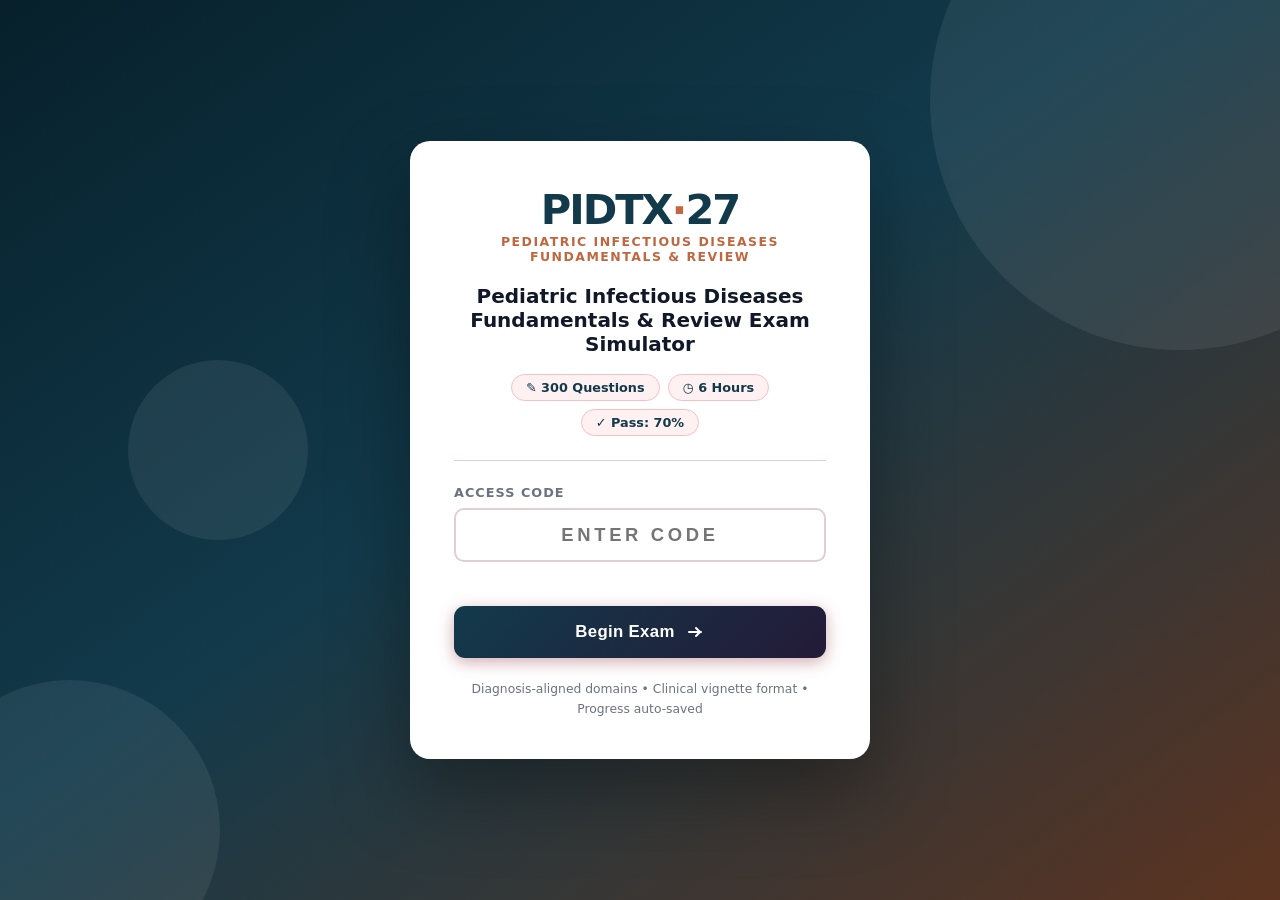
<file: index.html>
<!DOCTYPE html>
<html lang="en">
<head>
  <meta charset="UTF-8" />
  <meta name="viewport" content="width=device-width, initial-scale=1.0" />
  <title>Pediatric Infectious Diseases Fundamentals &amp; Review - PIDTX Exam Simulator</title>
  <link rel="stylesheet" href="style.css?v=1" />
</head>
<body>

<!-- ── Access Gate ──────────────────────────────────────────────────────── -->
<div id="access-gate">
  <div class="gate-bg-shapes">
    <div class="shape shape-1"></div>
    <div class="shape shape-2"></div>
    <div class="shape shape-3"></div>
  </div>
  <div class="gate-card">
    <div class="gate-logo">
      <div class="logo-badge">PIDTX<span>·</span>27</div>
      <div class="logo-sub">Pediatric Infectious Diseases Fundamentals &amp; Review</div>
    </div>

    <div class="gate-title">Pediatric Infectious Diseases Fundamentals &amp; Review Exam Simulator</div>
    <div class="gate-meta-row">
      <div class="gate-chip">&#9998; 300 Questions</div>
      <div class="gate-chip">&#9719; 6 Hours</div>
      <div class="gate-chip">&#10003; Pass: 70%</div>
    </div>

    <div class="gate-divider"></div>

    <label for="access-code-input">Access Code</label>
    <div class="input-wrap">
      <input
        type="text"
        id="access-code-input"
        placeholder="Enter code"
        maxlength="20"
        autocomplete="off"
        spellcheck="false"
      />
    </div>
    <div class="error-msg" id="gate-error"></div>
    <button class="btn-start" id="gate-submit">
      <span>Begin Exam</span>
      <svg width="20" height="20" viewBox="0 0 20 20" fill="none"><path d="M4 10h12M11 6l4 4-4 4" stroke="currentColor" stroke-width="2" stroke-linecap="round" stroke-linejoin="round"/></svg>
    </button>

    <div class="gate-footer">
      Diagnosis-aligned domains &bull; Clinical vignette format &bull; Progress auto-saved
    </div>
  </div>
</div>

<!-- ── Exam App ─────────────────────────────────────────────────────────── -->
<div id="exam-app">

  <!-- Header -->
  <header class="exam-header">
    <div class="brand">
      <span class="brand-ne">PIDTX</span><span class="brand-dot">·</span><span class="brand-bc">27</span>
      <span class="brand-label">Simulator</span>
    </div>

    <div class="header-center">
      <div class="progress-info">
        <span id="progress-text">0 of 300 answered</span>
      </div>
    </div>

    <div class="timer-block" id="timer-block">
      <div class="timer-icon">&#9716;</div>
      <div>
        <div class="timer-label">Time Left</div>
        <div class="timer-value" id="timer-value">06:00:00</div>
      </div>
    </div>

    <button class="btn-submit-header" id="btn-submit-header">&#10003; Submit</button>

    <button class="btn-map-toggle" id="btn-map-toggle" title="Question Map">
      <svg width="18" height="18" viewBox="0 0 18 18" fill="none"><rect x="1" y="1" width="4" height="4" rx="1" fill="currentColor"/><rect x="7" y="1" width="4" height="4" rx="1" fill="currentColor"/><rect x="13" y="1" width="4" height="4" rx="1" fill="currentColor"/><rect x="1" y="7" width="4" height="4" rx="1" fill="currentColor"/><rect x="7" y="7" width="4" height="4" rx="1" fill="currentColor"/><rect x="13" y="7" width="4" height="4" rx="1" fill="currentColor"/><rect x="1" y="13" width="4" height="4" rx="1" fill="currentColor"/><rect x="7" y="13" width="4" height="4" rx="1" fill="currentColor"/><rect x="13" y="13" width="4" height="4" rx="1" fill="currentColor"/></svg>
      Map
    </button>
  </header>

  <!-- Mobile Question Map Overlay -->
  <div id="mobile-map-overlay">
    <div id="mobile-map-panel">
      <div class="mobile-map-header">
        <span>Question Navigator</span>
        <button id="mobile-map-close">&#10005;</button>
      </div>
      <div class="legend-row" style="padding:0 16px 10px;">
        <div class="legend-item"><div class="legend-dot answered-d"></div> Answered</div>
        <div class="legend-item"><div class="legend-dot flagged-d"></div> Flagged</div>
        <div class="legend-item"><div class="legend-dot current-d"></div> Current</div>
        <div class="legend-item"><div class="legend-dot unanswered-d"></div> Unanswered</div>
      </div>
      <div class="q-grid" id="q-grid-mobile"></div>
      <button class="btn-submit-mobile" id="btn-submit-mobile">&#10003; Submit Exam</button>
    </div>
  </div>

  <!-- Progress bar -->
  <div class="progress-bar-wrap">
    <div class="progress-bar-fill" id="progress-fill" style="width:0%"></div>
  </div>

  <!-- Body -->
  <div class="exam-body">

    <!-- Question Card -->
    <div class="question-card">
      <div class="q-meta">
        <div class="q-num" id="q-num-label">Question 1 of 300</div>
        <div class="q-meta-right">
          <span class="domain-badge" id="domain-badge">Domain</span>
          <button class="flag-btn" id="flag-btn" title="Flag for review">
            <svg width="16" height="16" viewBox="0 0 16 16" fill="none"><path d="M3 2v12M3 2h8l-2 4 2 4H3" stroke="currentColor" stroke-width="1.5" stroke-linecap="round" stroke-linejoin="round"/></svg>
            <span id="flag-label">Flag</span>
          </button>
        </div>
      </div>

      <div class="question-text" id="question-text">Loading...</div>

      <ul class="options-list" id="options-list"></ul>

      <div class="explanation-panel" id="explanation-panel"></div>

      <div class="q-nav">
        <button class="btn-nav btn-prev" id="btn-prev">
          <svg width="16" height="16" viewBox="0 0 16 16" fill="none"><path d="M10 3L5 8l5 5" stroke="currentColor" stroke-width="2" stroke-linecap="round" stroke-linejoin="round"/></svg>
          Previous
        </button>
        <button class="btn-nav btn-next" id="btn-next">
          Next
          <svg width="16" height="16" viewBox="0 0 16 16" fill="none"><path d="M6 3l5 5-5 5" stroke="currentColor" stroke-width="2" stroke-linecap="round" stroke-linejoin="round"/></svg>
        </button>
      </div>
    </div>

    <!-- Side Panel -->
    <aside class="side-panel">
      <div class="side-card">
        <h3>Progress</h3>
        <div class="stats-grid">
          <div class="stat-box answered-box">
            <div class="stat-num" id="stat-answered">0</div>
            <div class="stat-label">Answered</div>
          </div>
          <div class="stat-box flagged-box">
            <div class="stat-num" id="stat-flagged">0</div>
            <div class="stat-label">Flagged</div>
          </div>
          <div class="stat-box remaining-box">
            <div class="stat-num" id="stat-remaining">300</div>
            <div class="stat-label">Remaining</div>
          </div>
        </div>
      </div>

      <div class="side-card">
        <h3>Question Navigator</h3>
        <div class="legend-row">
          <div class="legend-item"><div class="legend-dot answered-d"></div> Answered</div>
          <div class="legend-item"><div class="legend-dot flagged-d"></div> Flagged</div>
          <div class="legend-item"><div class="legend-dot current-d"></div> Current</div>
          <div class="legend-item"><div class="legend-dot unanswered-d"></div> Unanswered</div>
        </div>
        <div class="q-grid" id="q-grid"></div>
      </div>

      <div class="side-card submit-card">
        <button class="btn-submit-side" id="btn-submit-exam">&#10003; Submit Exam</button>
        <div class="submit-note">All 300 questions must be answered</div>
      </div>

      <div class="side-card tips-card">
        <div class="tips-icon">&#128161;</div>
        <div class="tips-text">
          Flag questions to revisit. Navigate freely. Your progress saves automatically.
        </div>
      </div>
    </aside>
  </div>
</div>

<!-- ── Submit Modal ──────────────────────────────────────────────────── -->
<div id="submit-modal-overlay">
  <div id="submit-modal">
    <div class="sm-icon" id="sm-icon"></div>
    <div class="sm-title" id="sm-title"></div>
    <div class="sm-body"  id="sm-body"></div>
    <div class="sm-actions" id="sm-actions"></div>
  </div>
</div>

<!-- ── Results Page ──────────────────────────────────────────────────────── -->
<div id="results-page">
  <div class="results-container">

    <div class="results-header">
      <div class="results-logo">PIDTX<span>·</span>27</div>
      <h1>Exam Complete</h1>
      <p id="res-timeout-msg" style="display:none;" class="timeout-msg">Time expired. The exam was auto-submitted.</p>
    </div>

    <div class="score-block">
      <div class="score-card score-main" id="res-status-card">
        <div class="sc-icon" id="res-icon">&#9733;</div>
        <div class="sc-value" id="res-status">&middot;</div>
        <div class="sc-sub" id="res-sub">&middot;</div>
      </div>
      <div class="score-card">
        <div class="sc-label">Score</div>
        <div class="sc-value" id="res-score">&middot;</div>
        <div class="sc-sub">Questions correct</div>
      </div>
      <div class="score-card">
        <div class="sc-label">Percentage</div>
        <div class="sc-value" id="res-pct">&middot;</div>
        <div class="sc-sub">Passing threshold: 70%</div>
      </div>
    </div>

    <div class="domain-breakdown">
      <h2>&#9000; Performance by Domain</h2>
      <div id="domain-breakdown-rows"></div>
    </div>

    <div class="results-actions">
      <button class="btn-results secondary" id="btn-print">&#128438; Print Results</button>
      <button class="btn-results primary" id="btn-reset">&#8635; New Exam</button>
    </div>

    <div class="review-controls">
      <h2>Answer Review</h2>
      <div class="review-filter">
        <button class="filter-btn active" data-filter="all">All 300</button>
        <button class="filter-btn" data-filter="wrong">Wrong Only</button>
        <button class="filter-btn" data-filter="correct">Correct Only</button>
      </div>
    </div>
    <div id="review-list"></div>

  </div>
</div>

<script src="questions.js?v=4"></script>
<script src="app.js?v=4"></script>
</body>
</html>
</file>
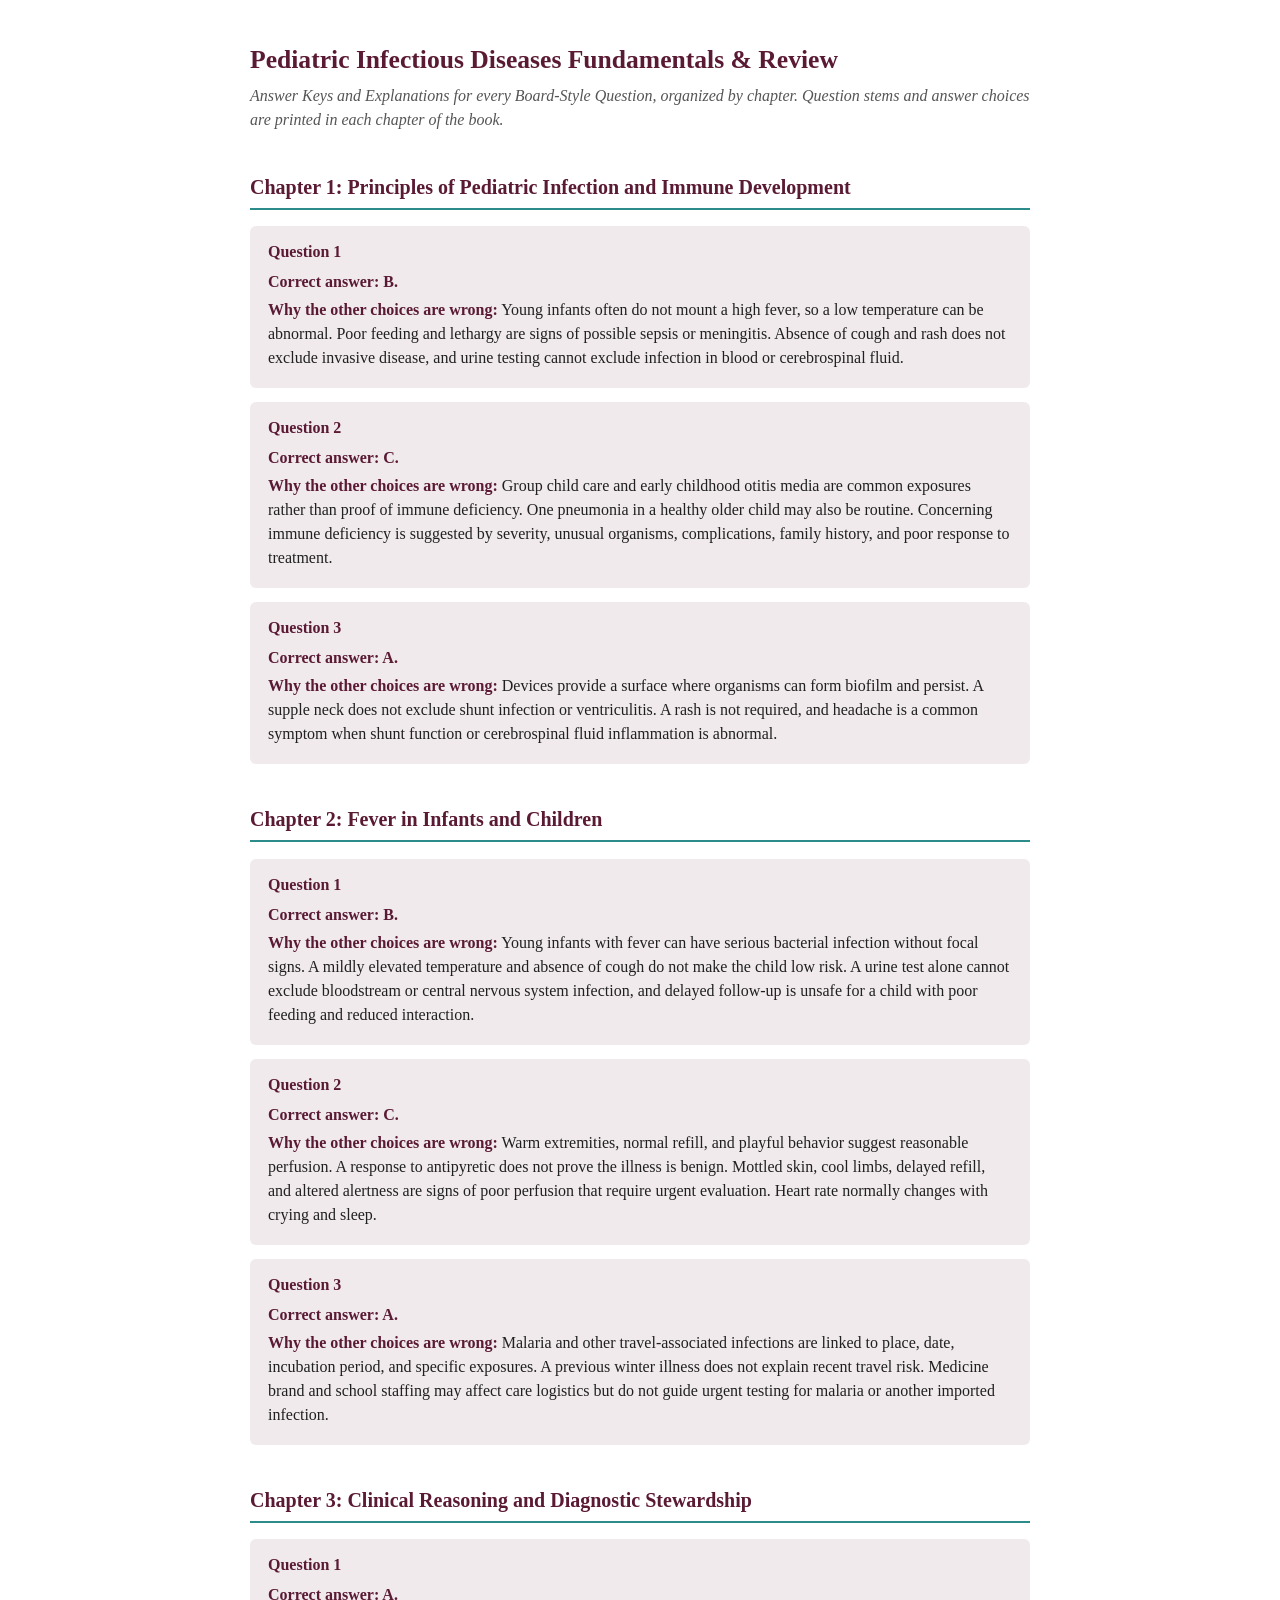
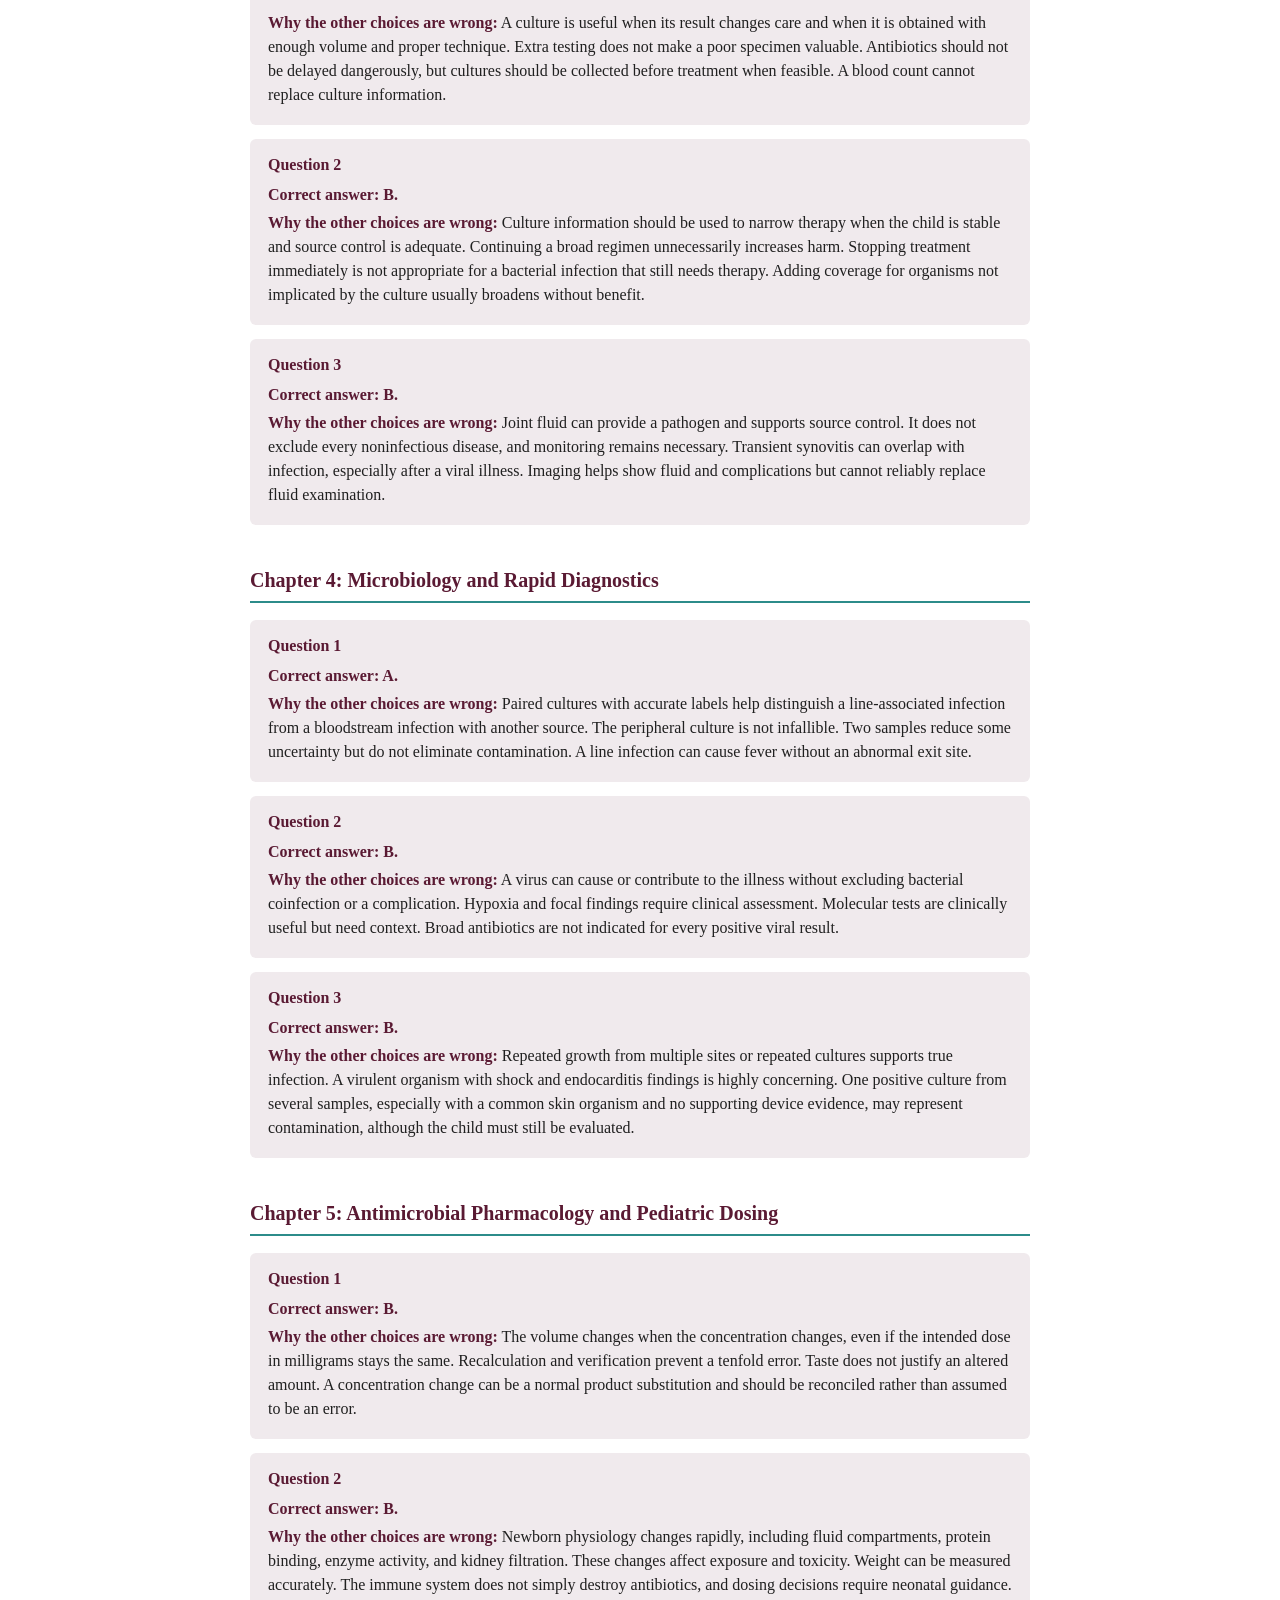
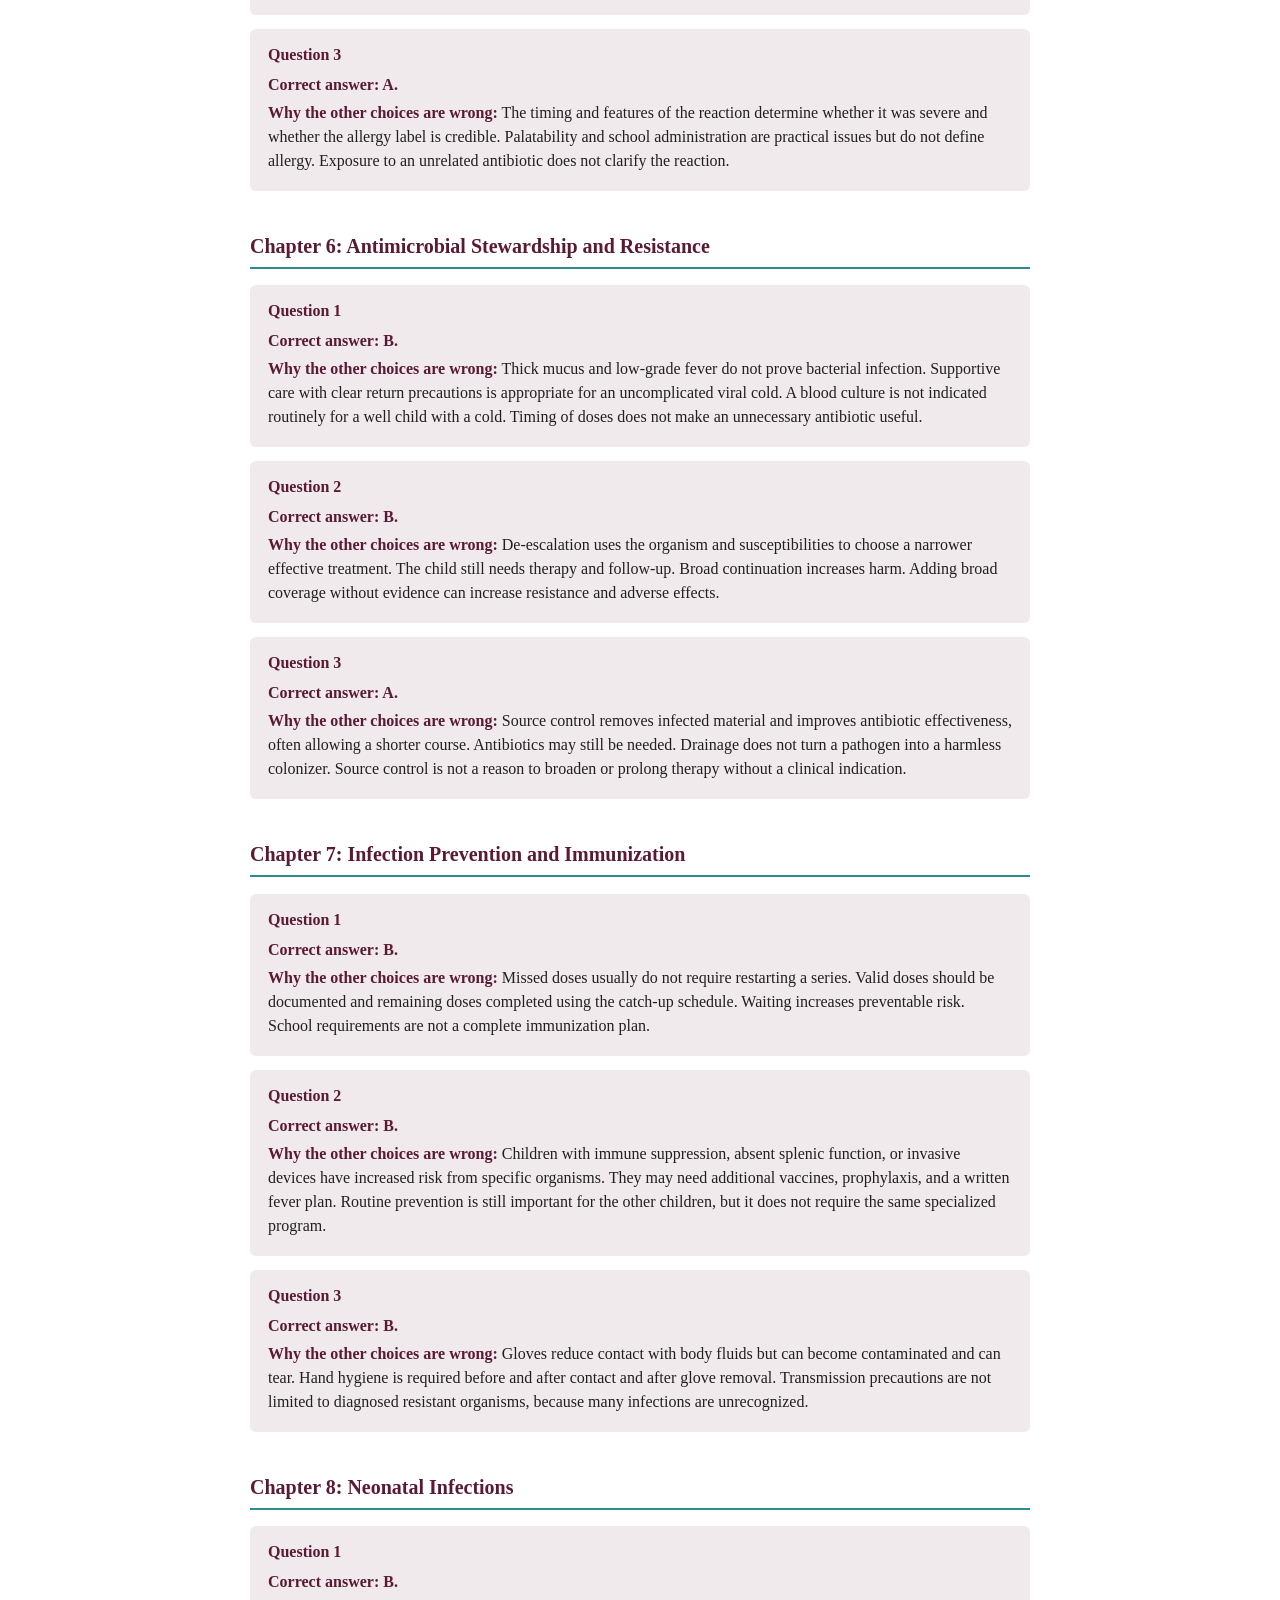
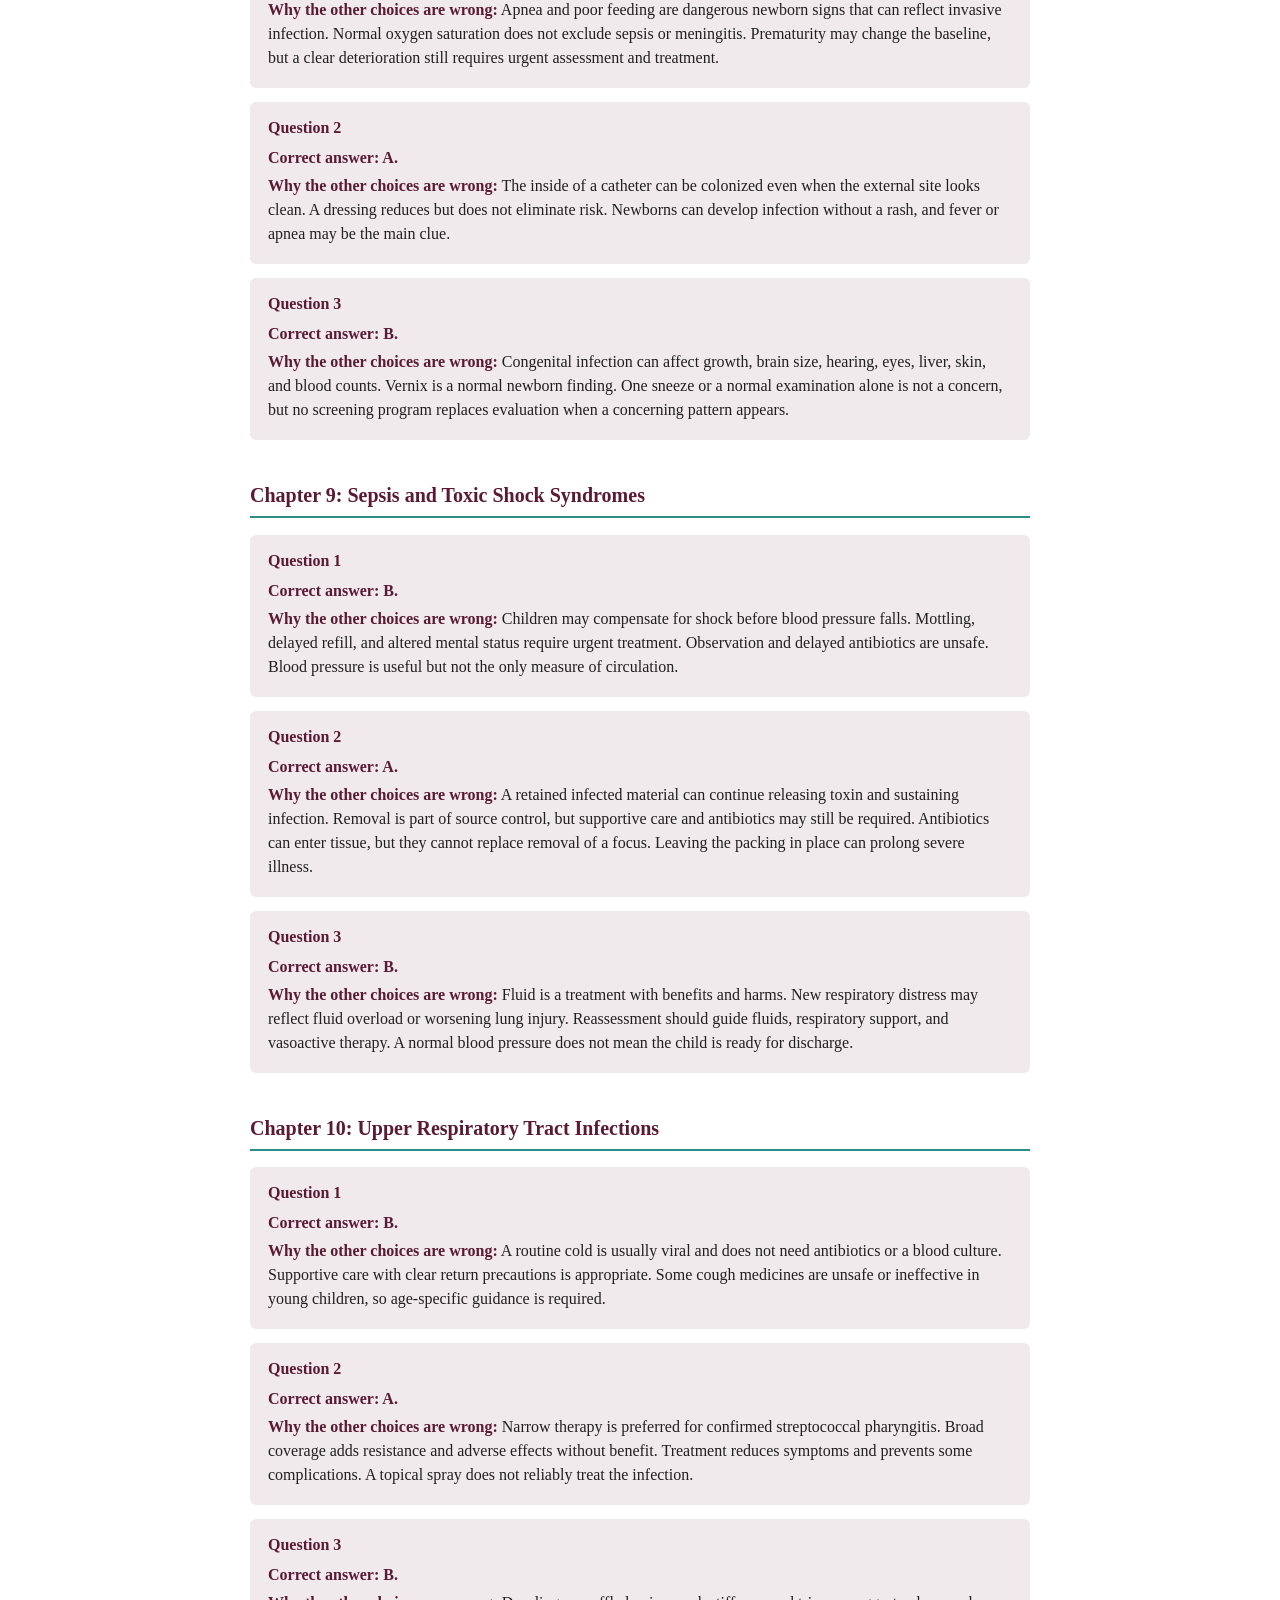
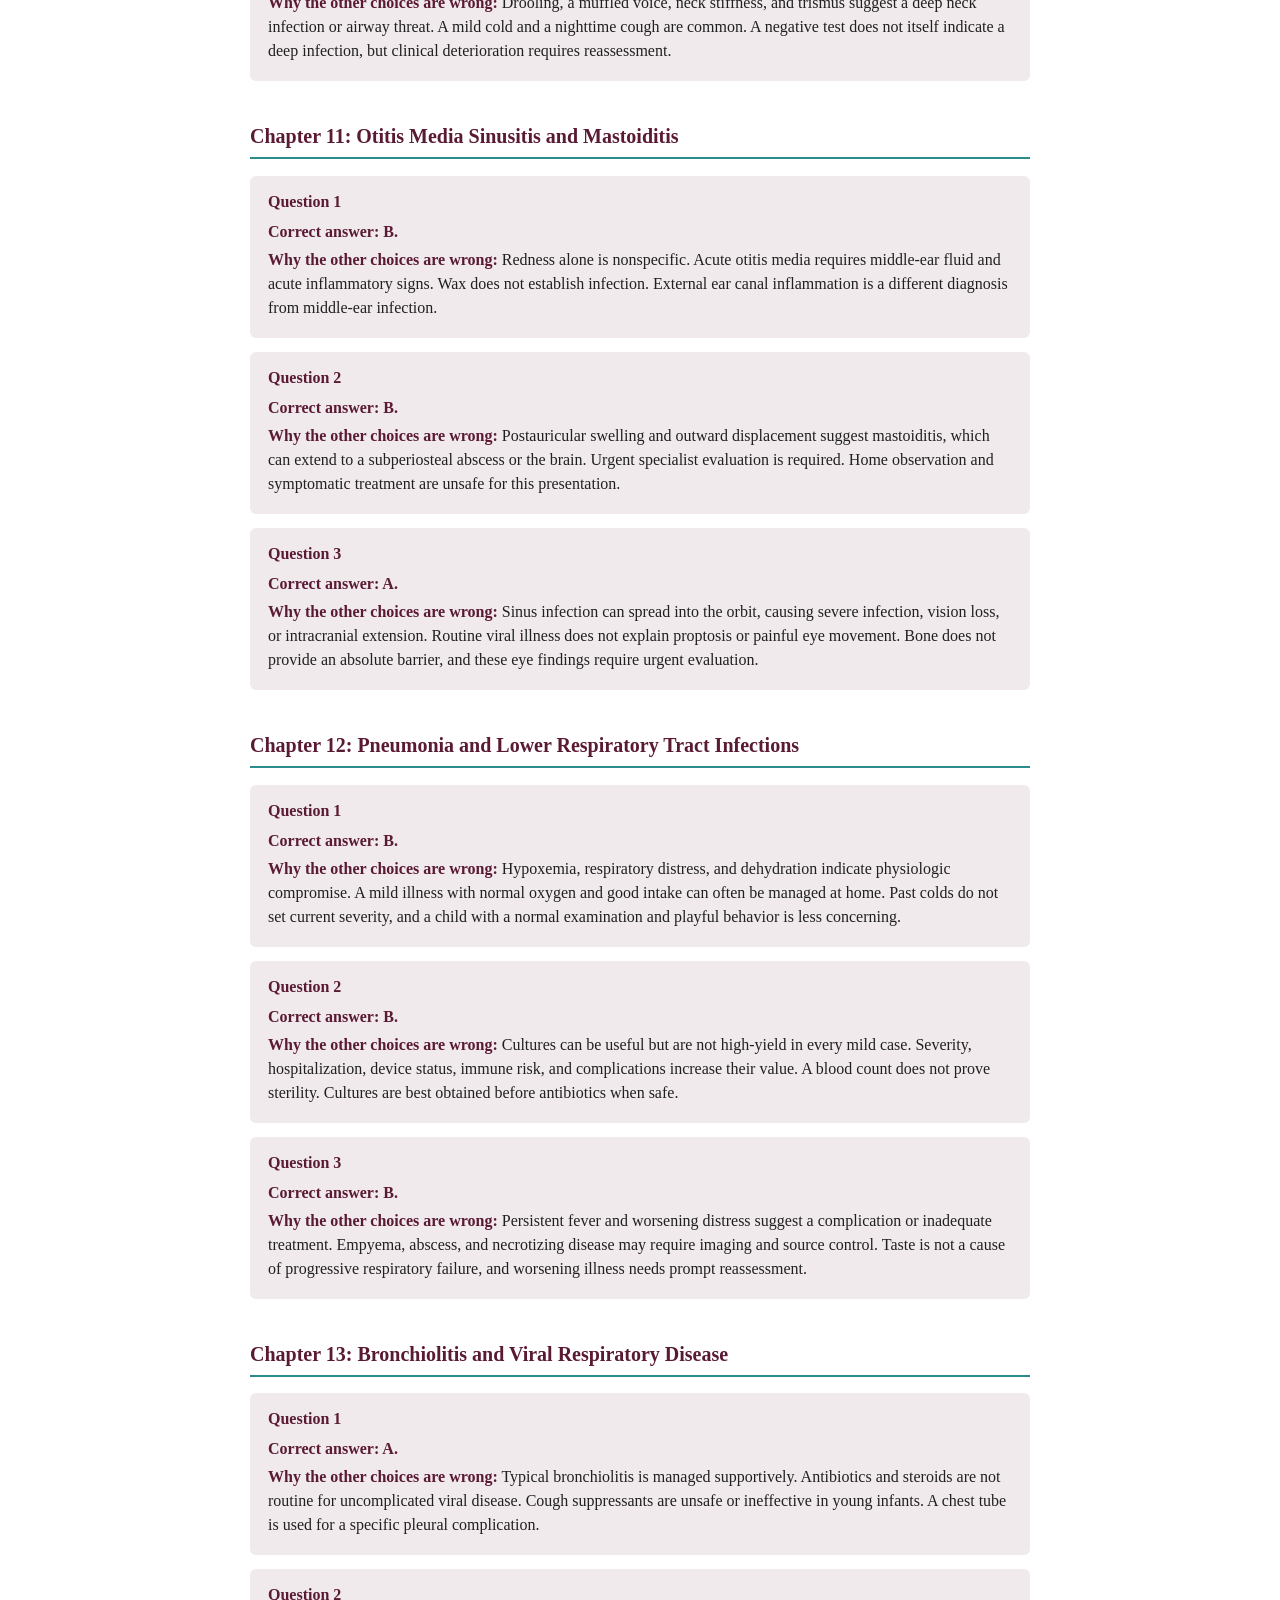
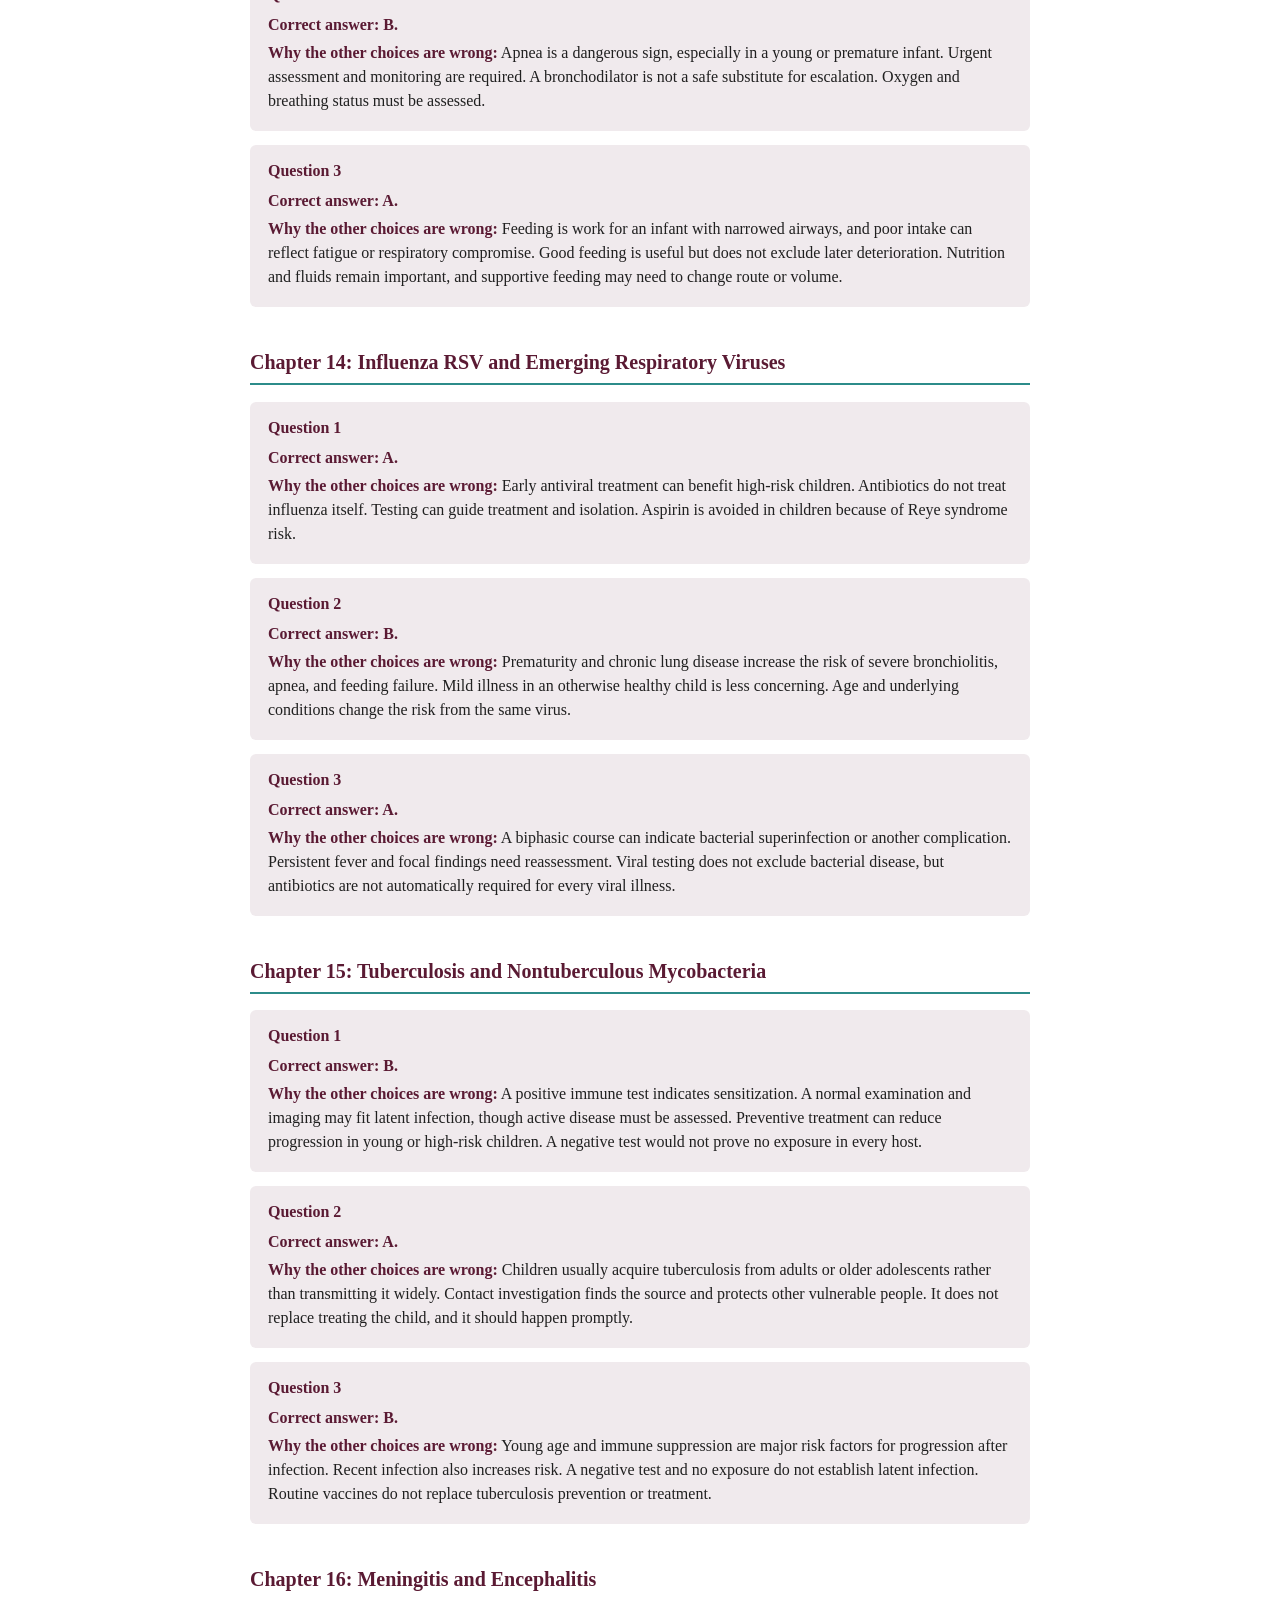
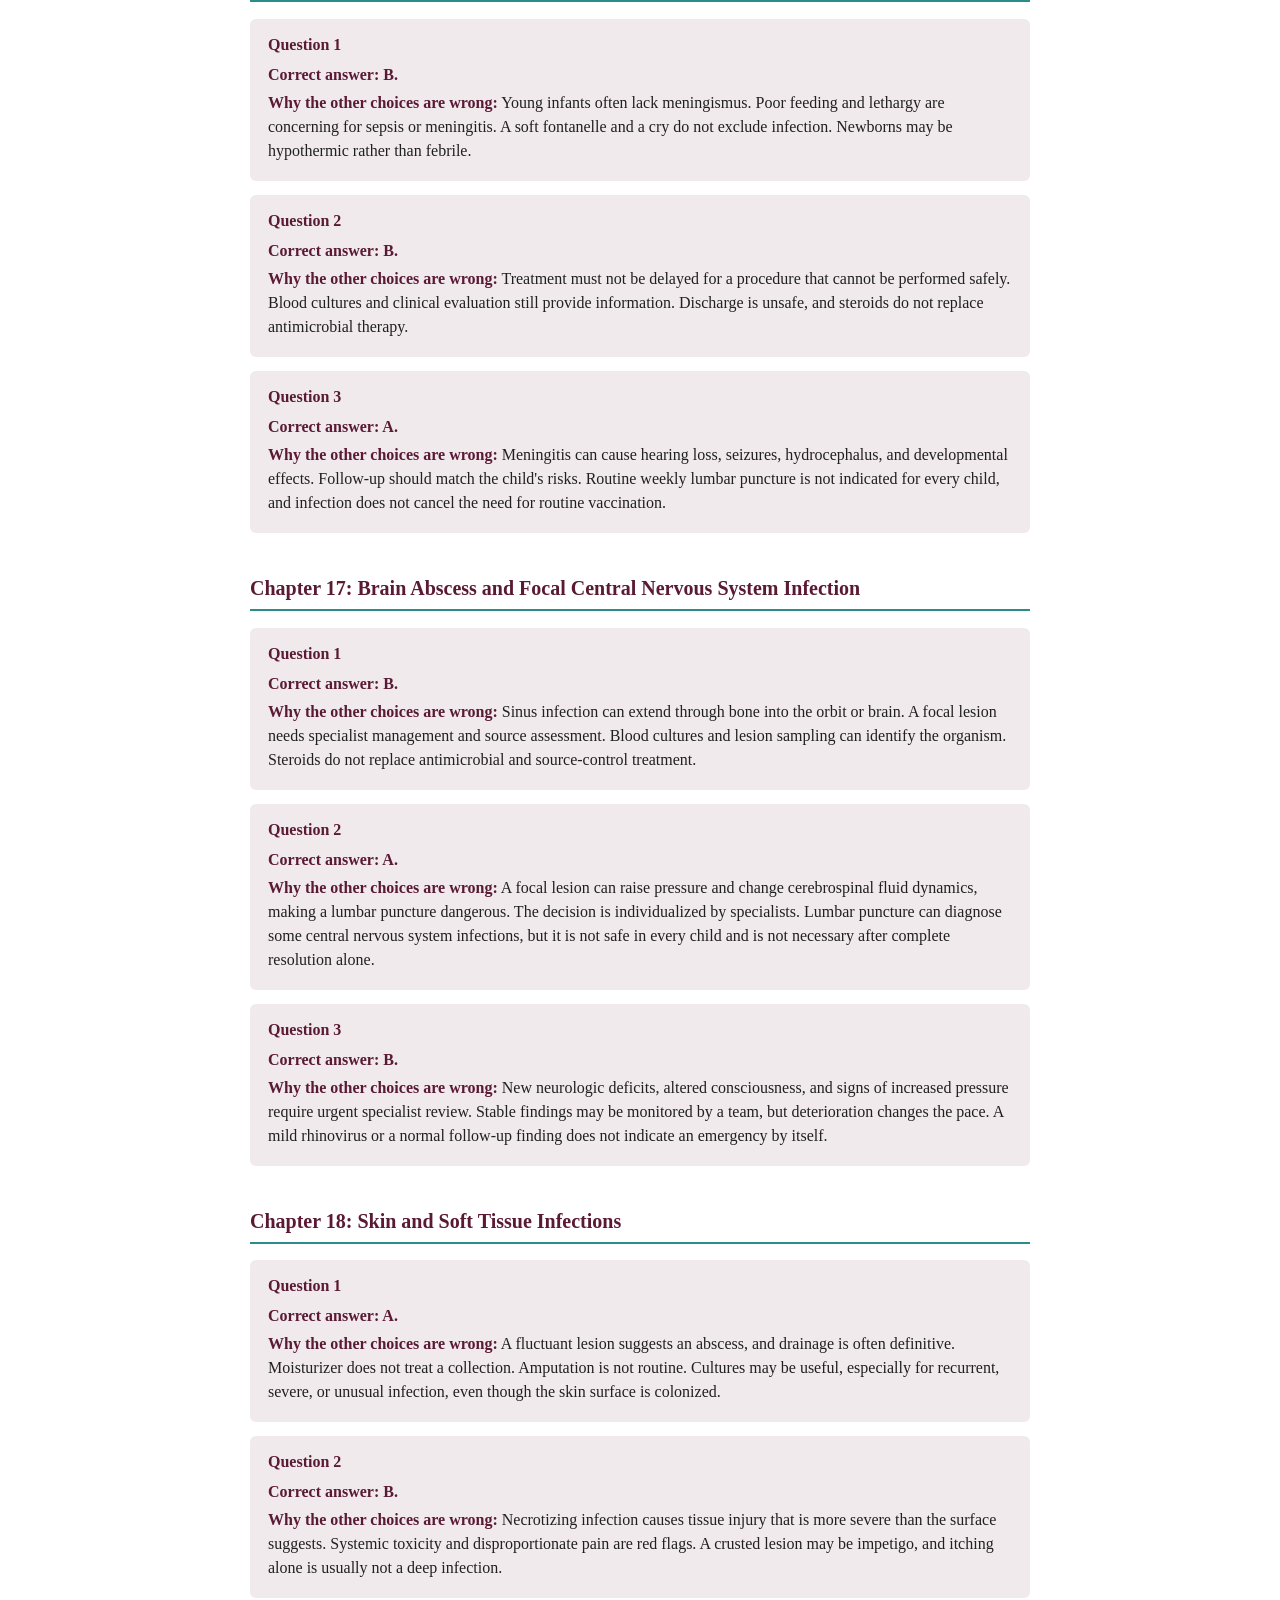
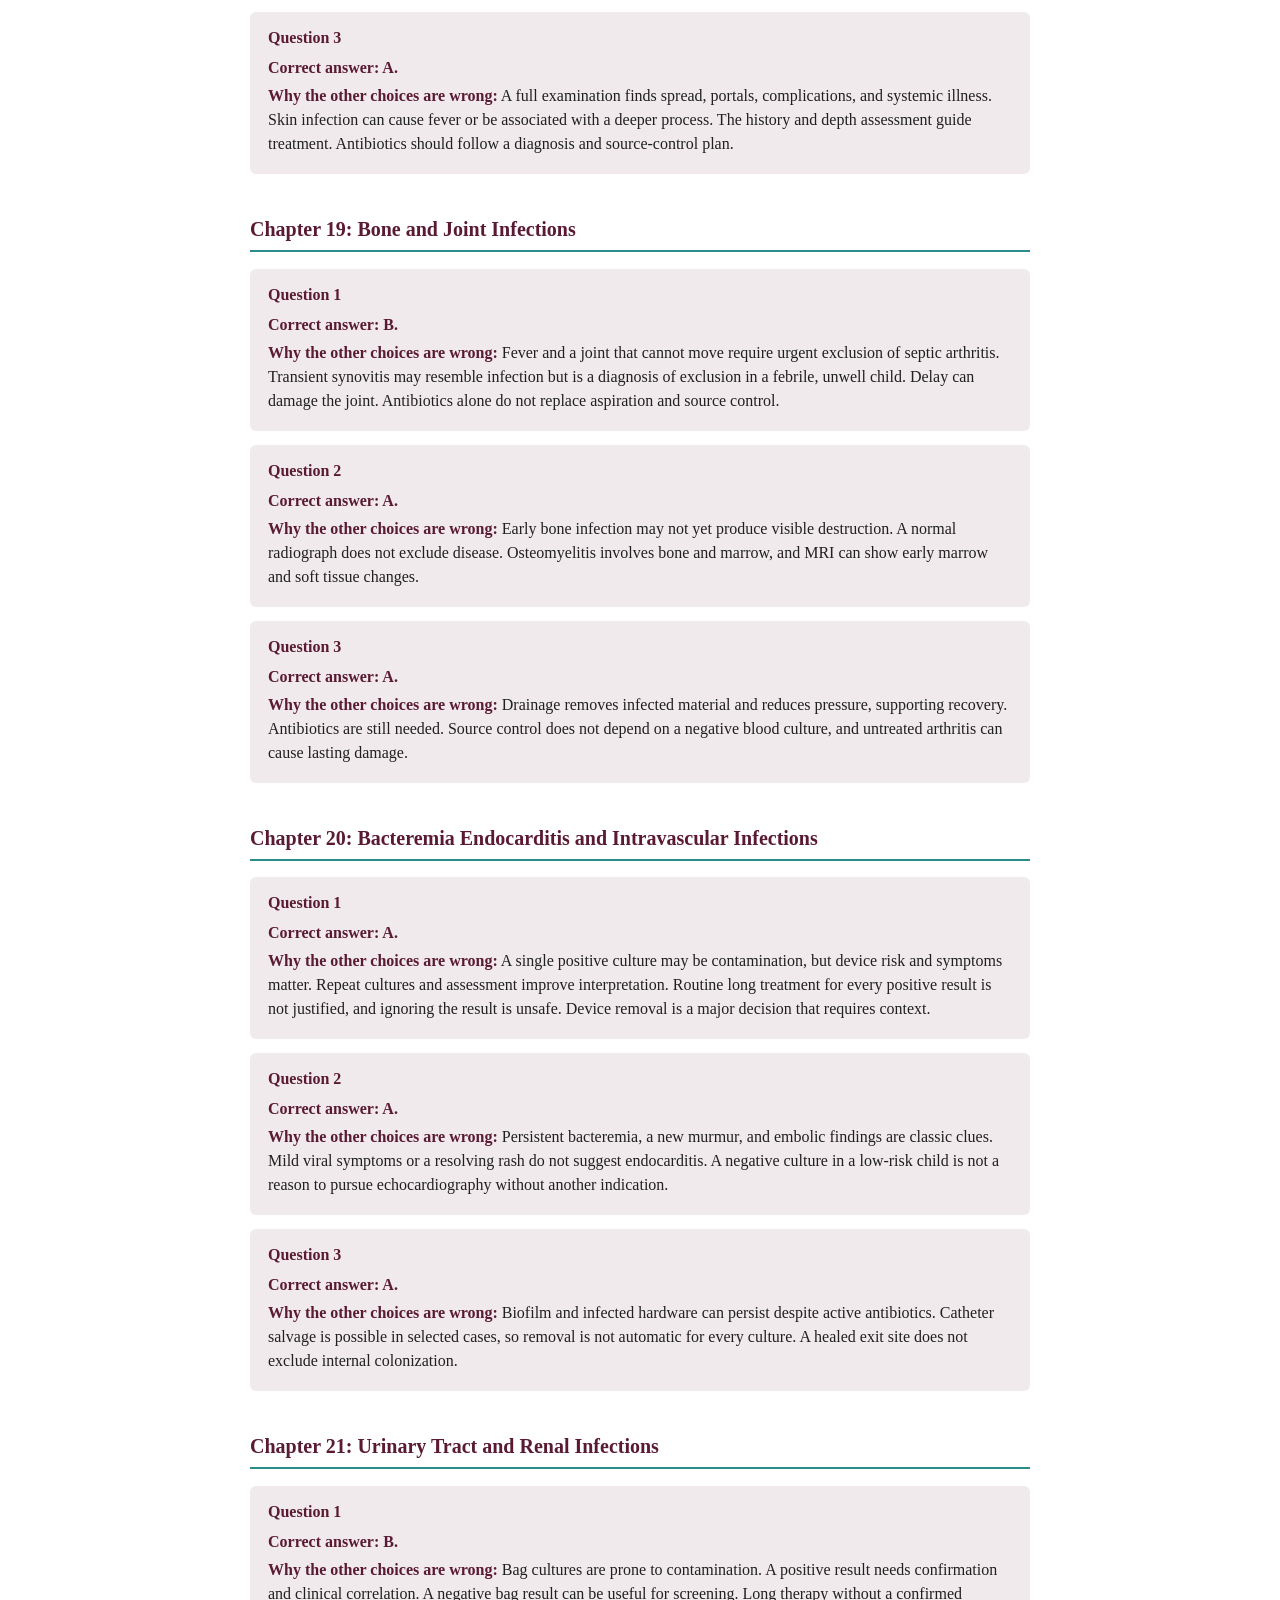
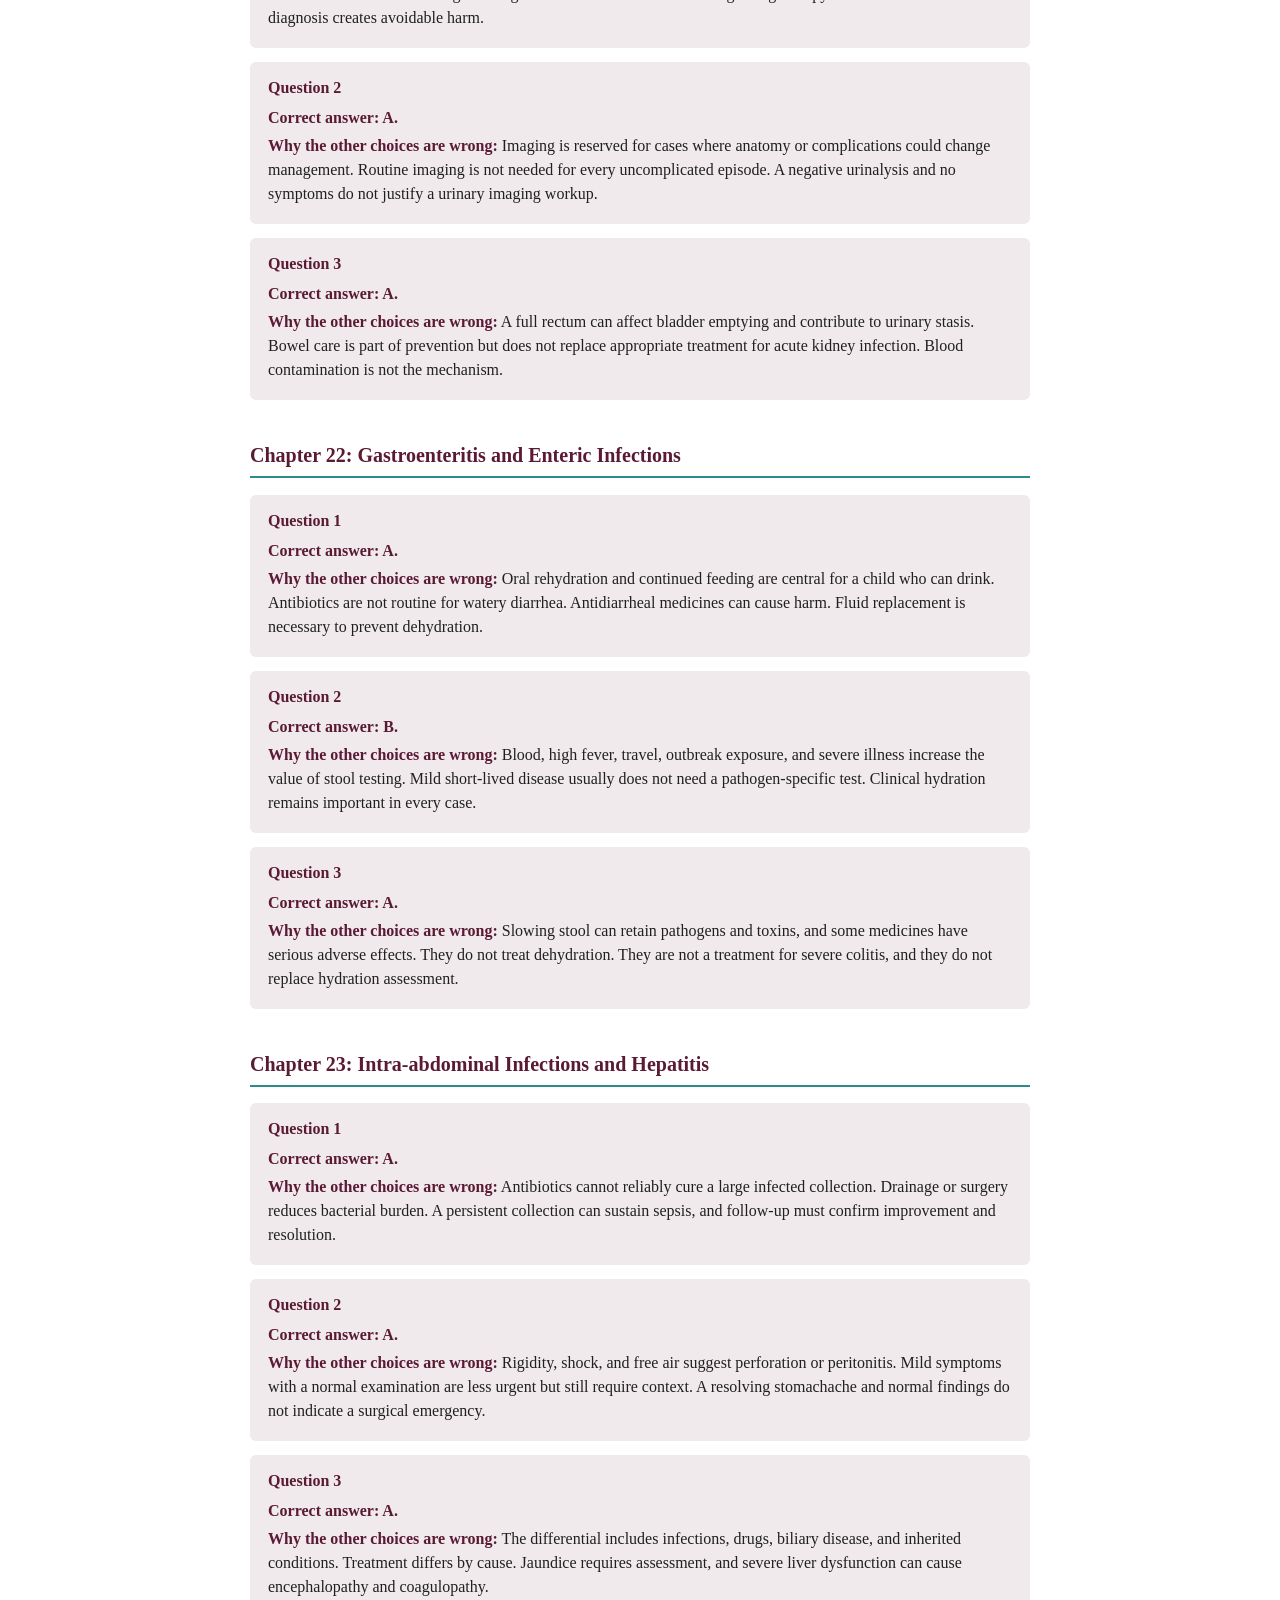
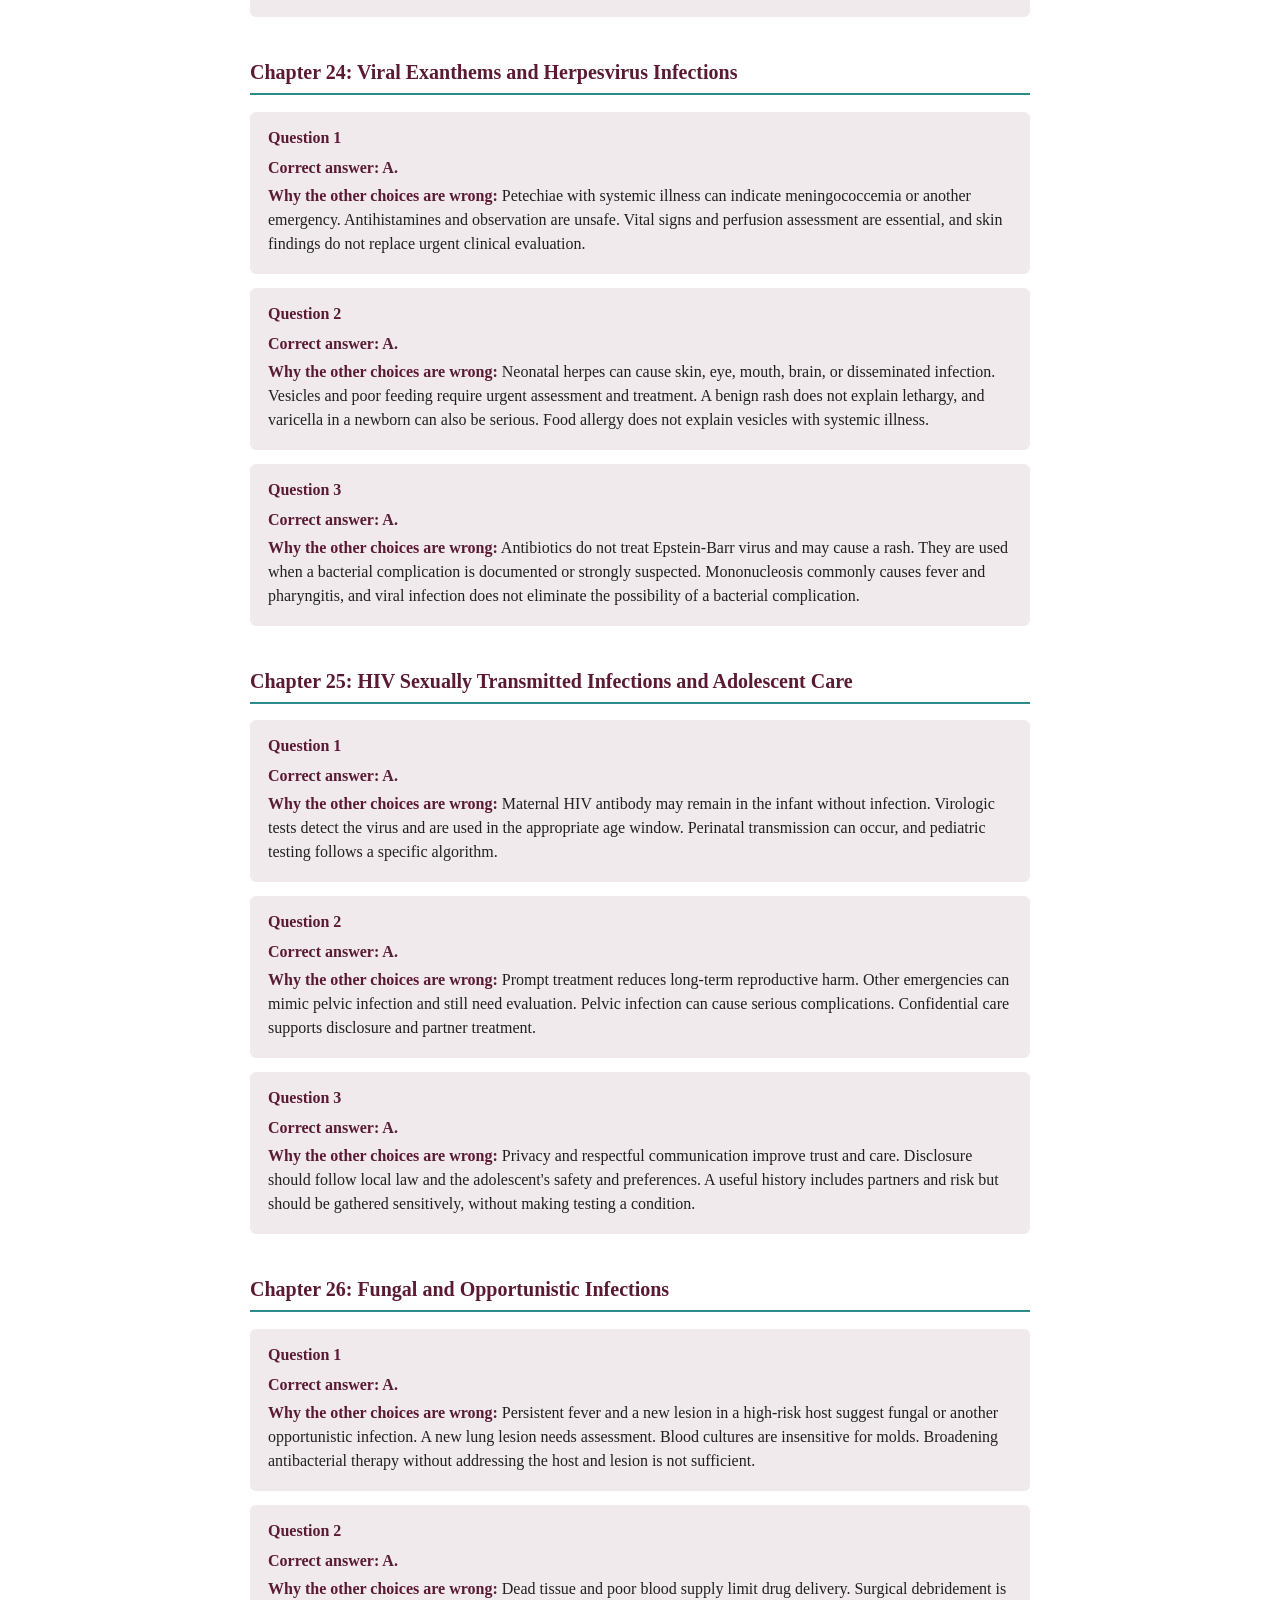
<file: answers.html>
<!DOCTYPE html>
<html lang="en">
<head>
<meta charset="UTF-8">
<meta name="viewport" content="width=device-width, initial-scale=1">
<title>Pediatric Infectious Diseases Fundamentals & Review: Answer Keys and Explanations</title>
<style>
  body { font-family: Georgia, 'Constantia', serif; max-width: 780px; margin: 0 auto;
         padding: 24px 20px 80px; color: #202020; line-height: 1.5; }
  h1 { color: #5A1A33; font-size: 1.6em; margin-bottom: 4px; }
  .subtitle { color: #555; font-style: italic; margin-top: 0; margin-bottom: 28px; }
  h2 { color: #5A1A33; border-bottom: 2px solid #2C8C8A; padding-bottom: 6px;
        margin-top: 40px; font-size: 1.25em; }
  .q-block { background: #F0EAED; border-radius: 6px; padding: 14px 18px; margin: 14px 0; }
  .q-num { color: #5A1A33; font-weight: bold; margin-bottom: 6px; }
  .q-answer, .q-why { margin: 4px 0; }
  strong { color: #5A1A33; }
</style>
</head>
<body>
<h1>Pediatric Infectious Diseases Fundamentals & Review</h1>
<p class="subtitle">Answer Keys and Explanations for every Board-Style Question, organized by chapter.
Question stems and answer choices are printed in each chapter of the book.</p>
<h2>Chapter 1: Principles of Pediatric Infection and Immune Development</h2>
<div class="q-block">
<div class="q-num">Question 1</div>
<div class="q-answer"><strong>Correct answer: B.</strong></div>
<div class="q-why"><strong>Why the other choices are wrong:</strong> Young infants often do not mount a high fever, so a low temperature can be abnormal. Poor feeding and lethargy are signs of possible sepsis or meningitis. Absence of cough and rash does not exclude invasive disease, and urine testing cannot exclude infection in blood or cerebrospinal fluid.</div>
</div>
<div class="q-block">
<div class="q-num">Question 2</div>
<div class="q-answer"><strong>Correct answer: C.</strong></div>
<div class="q-why"><strong>Why the other choices are wrong:</strong> Group child care and early childhood otitis media are common exposures rather than proof of immune deficiency. One pneumonia in a healthy older child may also be routine. Concerning immune deficiency is suggested by severity, unusual organisms, complications, family history, and poor response to treatment.</div>
</div>
<div class="q-block">
<div class="q-num">Question 3</div>
<div class="q-answer"><strong>Correct answer: A.</strong></div>
<div class="q-why"><strong>Why the other choices are wrong:</strong> Devices provide a surface where organisms can form biofilm and persist. A supple neck does not exclude shunt infection or ventriculitis. A rash is not required, and headache is a common symptom when shunt function or cerebrospinal fluid inflammation is abnormal.</div>
</div>
<h2>Chapter 2: Fever in Infants and Children</h2>
<div class="q-block">
<div class="q-num">Question 1</div>
<div class="q-answer"><strong>Correct answer: B.</strong></div>
<div class="q-why"><strong>Why the other choices are wrong:</strong> Young infants with fever can have serious bacterial infection without focal signs. A mildly elevated temperature and absence of cough do not make the child low risk. A urine test alone cannot exclude bloodstream or central nervous system infection, and delayed follow-up is unsafe for a child with poor feeding and reduced interaction.</div>
</div>
<div class="q-block">
<div class="q-num">Question 2</div>
<div class="q-answer"><strong>Correct answer: C.</strong></div>
<div class="q-why"><strong>Why the other choices are wrong:</strong> Warm extremities, normal refill, and playful behavior suggest reasonable perfusion. A response to antipyretic does not prove the illness is benign. Mottled skin, cool limbs, delayed refill, and altered alertness are signs of poor perfusion that require urgent evaluation. Heart rate normally changes with crying and sleep.</div>
</div>
<div class="q-block">
<div class="q-num">Question 3</div>
<div class="q-answer"><strong>Correct answer: A.</strong></div>
<div class="q-why"><strong>Why the other choices are wrong:</strong> Malaria and other travel-associated infections are linked to place, date, incubation period, and specific exposures. A previous winter illness does not explain recent travel risk. Medicine brand and school staffing may affect care logistics but do not guide urgent testing for malaria or another imported infection.</div>
</div>
<h2>Chapter 3: Clinical Reasoning and Diagnostic Stewardship</h2>
<div class="q-block">
<div class="q-num">Question 1</div>
<div class="q-answer"><strong>Correct answer: A.</strong></div>
<div class="q-why"><strong>Why the other choices are wrong:</strong> A culture is useful when its result changes care and when it is obtained with enough volume and proper technique. Extra testing does not make a poor specimen valuable. Antibiotics should not be delayed dangerously, but cultures should be collected before treatment when feasible. A blood count cannot replace culture information.</div>
</div>
<div class="q-block">
<div class="q-num">Question 2</div>
<div class="q-answer"><strong>Correct answer: B.</strong></div>
<div class="q-why"><strong>Why the other choices are wrong:</strong> Culture information should be used to narrow therapy when the child is stable and source control is adequate. Continuing a broad regimen unnecessarily increases harm. Stopping treatment immediately is not appropriate for a bacterial infection that still needs therapy. Adding coverage for organisms not implicated by the culture usually broadens without benefit.</div>
</div>
<div class="q-block">
<div class="q-num">Question 3</div>
<div class="q-answer"><strong>Correct answer: B.</strong></div>
<div class="q-why"><strong>Why the other choices are wrong:</strong> Joint fluid can provide a pathogen and supports source control. It does not exclude every noninfectious disease, and monitoring remains necessary. Transient synovitis can overlap with infection, especially after a viral illness. Imaging helps show fluid and complications but cannot reliably replace fluid examination.</div>
</div>
<h2>Chapter 4: Microbiology and Rapid Diagnostics</h2>
<div class="q-block">
<div class="q-num">Question 1</div>
<div class="q-answer"><strong>Correct answer: A.</strong></div>
<div class="q-why"><strong>Why the other choices are wrong:</strong> Paired cultures with accurate labels help distinguish a line-associated infection from a bloodstream infection with another source. The peripheral culture is not infallible. Two samples reduce some uncertainty but do not eliminate contamination. A line infection can cause fever without an abnormal exit site.</div>
</div>
<div class="q-block">
<div class="q-num">Question 2</div>
<div class="q-answer"><strong>Correct answer: B.</strong></div>
<div class="q-why"><strong>Why the other choices are wrong:</strong> A virus can cause or contribute to the illness without excluding bacterial coinfection or a complication. Hypoxia and focal findings require clinical assessment. Molecular tests are clinically useful but need context. Broad antibiotics are not indicated for every positive viral result.</div>
</div>
<div class="q-block">
<div class="q-num">Question 3</div>
<div class="q-answer"><strong>Correct answer: B.</strong></div>
<div class="q-why"><strong>Why the other choices are wrong:</strong> Repeated growth from multiple sites or repeated cultures supports true infection. A virulent organism with shock and endocarditis findings is highly concerning. One positive culture from several samples, especially with a common skin organism and no supporting device evidence, may represent contamination, although the child must still be evaluated.</div>
</div>
<h2>Chapter 5: Antimicrobial Pharmacology and Pediatric Dosing</h2>
<div class="q-block">
<div class="q-num">Question 1</div>
<div class="q-answer"><strong>Correct answer: B.</strong></div>
<div class="q-why"><strong>Why the other choices are wrong:</strong> The volume changes when the concentration changes, even if the intended dose in milligrams stays the same. Recalculation and verification prevent a tenfold error. Taste does not justify an altered amount. A concentration change can be a normal product substitution and should be reconciled rather than assumed to be an error.</div>
</div>
<div class="q-block">
<div class="q-num">Question 2</div>
<div class="q-answer"><strong>Correct answer: B.</strong></div>
<div class="q-why"><strong>Why the other choices are wrong:</strong> Newborn physiology changes rapidly, including fluid compartments, protein binding, enzyme activity, and kidney filtration. These changes affect exposure and toxicity. Weight can be measured accurately. The immune system does not simply destroy antibiotics, and dosing decisions require neonatal guidance.</div>
</div>
<div class="q-block">
<div class="q-num">Question 3</div>
<div class="q-answer"><strong>Correct answer: A.</strong></div>
<div class="q-why"><strong>Why the other choices are wrong:</strong> The timing and features of the reaction determine whether it was severe and whether the allergy label is credible. Palatability and school administration are practical issues but do not define allergy. Exposure to an unrelated antibiotic does not clarify the reaction.</div>
</div>
<h2>Chapter 6: Antimicrobial Stewardship and Resistance</h2>
<div class="q-block">
<div class="q-num">Question 1</div>
<div class="q-answer"><strong>Correct answer: B.</strong></div>
<div class="q-why"><strong>Why the other choices are wrong:</strong> Thick mucus and low-grade fever do not prove bacterial infection. Supportive care with clear return precautions is appropriate for an uncomplicated viral cold. A blood culture is not indicated routinely for a well child with a cold. Timing of doses does not make an unnecessary antibiotic useful.</div>
</div>
<div class="q-block">
<div class="q-num">Question 2</div>
<div class="q-answer"><strong>Correct answer: B.</strong></div>
<div class="q-why"><strong>Why the other choices are wrong:</strong> De-escalation uses the organism and susceptibilities to choose a narrower effective treatment. The child still needs therapy and follow-up. Broad continuation increases harm. Adding broad coverage without evidence can increase resistance and adverse effects.</div>
</div>
<div class="q-block">
<div class="q-num">Question 3</div>
<div class="q-answer"><strong>Correct answer: A.</strong></div>
<div class="q-why"><strong>Why the other choices are wrong:</strong> Source control removes infected material and improves antibiotic effectiveness, often allowing a shorter course. Antibiotics may still be needed. Drainage does not turn a pathogen into a harmless colonizer. Source control is not a reason to broaden or prolong therapy without a clinical indication.</div>
</div>
<h2>Chapter 7: Infection Prevention and Immunization</h2>
<div class="q-block">
<div class="q-num">Question 1</div>
<div class="q-answer"><strong>Correct answer: B.</strong></div>
<div class="q-why"><strong>Why the other choices are wrong:</strong> Missed doses usually do not require restarting a series. Valid doses should be documented and remaining doses completed using the catch-up schedule. Waiting increases preventable risk. School requirements are not a complete immunization plan.</div>
</div>
<div class="q-block">
<div class="q-num">Question 2</div>
<div class="q-answer"><strong>Correct answer: B.</strong></div>
<div class="q-why"><strong>Why the other choices are wrong:</strong> Children with immune suppression, absent splenic function, or invasive devices have increased risk from specific organisms. They may need additional vaccines, prophylaxis, and a written fever plan. Routine prevention is still important for the other children, but it does not require the same specialized program.</div>
</div>
<div class="q-block">
<div class="q-num">Question 3</div>
<div class="q-answer"><strong>Correct answer: B.</strong></div>
<div class="q-why"><strong>Why the other choices are wrong:</strong> Gloves reduce contact with body fluids but can become contaminated and can tear. Hand hygiene is required before and after contact and after glove removal. Transmission precautions are not limited to diagnosed resistant organisms, because many infections are unrecognized.</div>
</div>
<h2>Chapter 8: Neonatal Infections</h2>
<div class="q-block">
<div class="q-num">Question 1</div>
<div class="q-answer"><strong>Correct answer: B.</strong></div>
<div class="q-why"><strong>Why the other choices are wrong:</strong> Apnea and poor feeding are dangerous newborn signs that can reflect invasive infection. Normal oxygen saturation does not exclude sepsis or meningitis. Prematurity may change the baseline, but a clear deterioration still requires urgent assessment and treatment.</div>
</div>
<div class="q-block">
<div class="q-num">Question 2</div>
<div class="q-answer"><strong>Correct answer: A.</strong></div>
<div class="q-why"><strong>Why the other choices are wrong:</strong> The inside of a catheter can be colonized even when the external site looks clean. A dressing reduces but does not eliminate risk. Newborns can develop infection without a rash, and fever or apnea may be the main clue.</div>
</div>
<div class="q-block">
<div class="q-num">Question 3</div>
<div class="q-answer"><strong>Correct answer: B.</strong></div>
<div class="q-why"><strong>Why the other choices are wrong:</strong> Congenital infection can affect growth, brain size, hearing, eyes, liver, skin, and blood counts. Vernix is a normal newborn finding. One sneeze or a normal examination alone is not a concern, but no screening program replaces evaluation when a concerning pattern appears.</div>
</div>
<h2>Chapter 9: Sepsis and Toxic Shock Syndromes</h2>
<div class="q-block">
<div class="q-num">Question 1</div>
<div class="q-answer"><strong>Correct answer: B.</strong></div>
<div class="q-why"><strong>Why the other choices are wrong:</strong> Children may compensate for shock before blood pressure falls. Mottling, delayed refill, and altered mental status require urgent treatment. Observation and delayed antibiotics are unsafe. Blood pressure is useful but not the only measure of circulation.</div>
</div>
<div class="q-block">
<div class="q-num">Question 2</div>
<div class="q-answer"><strong>Correct answer: A.</strong></div>
<div class="q-why"><strong>Why the other choices are wrong:</strong> A retained infected material can continue releasing toxin and sustaining infection. Removal is part of source control, but supportive care and antibiotics may still be required. Antibiotics can enter tissue, but they cannot replace removal of a focus. Leaving the packing in place can prolong severe illness.</div>
</div>
<div class="q-block">
<div class="q-num">Question 3</div>
<div class="q-answer"><strong>Correct answer: B.</strong></div>
<div class="q-why"><strong>Why the other choices are wrong:</strong> Fluid is a treatment with benefits and harms. New respiratory distress may reflect fluid overload or worsening lung injury. Reassessment should guide fluids, respiratory support, and vasoactive therapy. A normal blood pressure does not mean the child is ready for discharge.</div>
</div>
<h2>Chapter 10: Upper Respiratory Tract Infections</h2>
<div class="q-block">
<div class="q-num">Question 1</div>
<div class="q-answer"><strong>Correct answer: B.</strong></div>
<div class="q-why"><strong>Why the other choices are wrong:</strong> A routine cold is usually viral and does not need antibiotics or a blood culture. Supportive care with clear return precautions is appropriate. Some cough medicines are unsafe or ineffective in young children, so age-specific guidance is required.</div>
</div>
<div class="q-block">
<div class="q-num">Question 2</div>
<div class="q-answer"><strong>Correct answer: A.</strong></div>
<div class="q-why"><strong>Why the other choices are wrong:</strong> Narrow therapy is preferred for confirmed streptococcal pharyngitis. Broad coverage adds resistance and adverse effects without benefit. Treatment reduces symptoms and prevents some complications. A topical spray does not reliably treat the infection.</div>
</div>
<div class="q-block">
<div class="q-num">Question 3</div>
<div class="q-answer"><strong>Correct answer: B.</strong></div>
<div class="q-why"><strong>Why the other choices are wrong:</strong> Drooling, a muffled voice, neck stiffness, and trismus suggest a deep neck infection or airway threat. A mild cold and a nighttime cough are common. A negative test does not itself indicate a deep infection, but clinical deterioration requires reassessment.</div>
</div>
<h2>Chapter 11: Otitis Media Sinusitis and Mastoiditis</h2>
<div class="q-block">
<div class="q-num">Question 1</div>
<div class="q-answer"><strong>Correct answer: B.</strong></div>
<div class="q-why"><strong>Why the other choices are wrong:</strong> Redness alone is nonspecific. Acute otitis media requires middle-ear fluid and acute inflammatory signs. Wax does not establish infection. External ear canal inflammation is a different diagnosis from middle-ear infection.</div>
</div>
<div class="q-block">
<div class="q-num">Question 2</div>
<div class="q-answer"><strong>Correct answer: B.</strong></div>
<div class="q-why"><strong>Why the other choices are wrong:</strong> Postauricular swelling and outward displacement suggest mastoiditis, which can extend to a subperiosteal abscess or the brain. Urgent specialist evaluation is required. Home observation and symptomatic treatment are unsafe for this presentation.</div>
</div>
<div class="q-block">
<div class="q-num">Question 3</div>
<div class="q-answer"><strong>Correct answer: A.</strong></div>
<div class="q-why"><strong>Why the other choices are wrong:</strong> Sinus infection can spread into the orbit, causing severe infection, vision loss, or intracranial extension. Routine viral illness does not explain proptosis or painful eye movement. Bone does not provide an absolute barrier, and these eye findings require urgent evaluation.</div>
</div>
<h2>Chapter 12: Pneumonia and Lower Respiratory Tract Infections</h2>
<div class="q-block">
<div class="q-num">Question 1</div>
<div class="q-answer"><strong>Correct answer: B.</strong></div>
<div class="q-why"><strong>Why the other choices are wrong:</strong> Hypoxemia, respiratory distress, and dehydration indicate physiologic compromise. A mild illness with normal oxygen and good intake can often be managed at home. Past colds do not set current severity, and a child with a normal examination and playful behavior is less concerning.</div>
</div>
<div class="q-block">
<div class="q-num">Question 2</div>
<div class="q-answer"><strong>Correct answer: B.</strong></div>
<div class="q-why"><strong>Why the other choices are wrong:</strong> Cultures can be useful but are not high-yield in every mild case. Severity, hospitalization, device status, immune risk, and complications increase their value. A blood count does not prove sterility. Cultures are best obtained before antibiotics when safe.</div>
</div>
<div class="q-block">
<div class="q-num">Question 3</div>
<div class="q-answer"><strong>Correct answer: B.</strong></div>
<div class="q-why"><strong>Why the other choices are wrong:</strong> Persistent fever and worsening distress suggest a complication or inadequate treatment. Empyema, abscess, and necrotizing disease may require imaging and source control. Taste is not a cause of progressive respiratory failure, and worsening illness needs prompt reassessment.</div>
</div>
<h2>Chapter 13: Bronchiolitis and Viral Respiratory Disease</h2>
<div class="q-block">
<div class="q-num">Question 1</div>
<div class="q-answer"><strong>Correct answer: A.</strong></div>
<div class="q-why"><strong>Why the other choices are wrong:</strong> Typical bronchiolitis is managed supportively. Antibiotics and steroids are not routine for uncomplicated viral disease. Cough suppressants are unsafe or ineffective in young infants. A chest tube is used for a specific pleural complication.</div>
</div>
<div class="q-block">
<div class="q-num">Question 2</div>
<div class="q-answer"><strong>Correct answer: B.</strong></div>
<div class="q-why"><strong>Why the other choices are wrong:</strong> Apnea is a dangerous sign, especially in a young or premature infant. Urgent assessment and monitoring are required. A bronchodilator is not a safe substitute for escalation. Oxygen and breathing status must be assessed.</div>
</div>
<div class="q-block">
<div class="q-num">Question 3</div>
<div class="q-answer"><strong>Correct answer: A.</strong></div>
<div class="q-why"><strong>Why the other choices are wrong:</strong> Feeding is work for an infant with narrowed airways, and poor intake can reflect fatigue or respiratory compromise. Good feeding is useful but does not exclude later deterioration. Nutrition and fluids remain important, and supportive feeding may need to change route or volume.</div>
</div>
<h2>Chapter 14: Influenza RSV and Emerging Respiratory Viruses</h2>
<div class="q-block">
<div class="q-num">Question 1</div>
<div class="q-answer"><strong>Correct answer: A.</strong></div>
<div class="q-why"><strong>Why the other choices are wrong:</strong> Early antiviral treatment can benefit high-risk children. Antibiotics do not treat influenza itself. Testing can guide treatment and isolation. Aspirin is avoided in children because of Reye syndrome risk.</div>
</div>
<div class="q-block">
<div class="q-num">Question 2</div>
<div class="q-answer"><strong>Correct answer: B.</strong></div>
<div class="q-why"><strong>Why the other choices are wrong:</strong> Prematurity and chronic lung disease increase the risk of severe bronchiolitis, apnea, and feeding failure. Mild illness in an otherwise healthy child is less concerning. Age and underlying conditions change the risk from the same virus.</div>
</div>
<div class="q-block">
<div class="q-num">Question 3</div>
<div class="q-answer"><strong>Correct answer: A.</strong></div>
<div class="q-why"><strong>Why the other choices are wrong:</strong> A biphasic course can indicate bacterial superinfection or another complication. Persistent fever and focal findings need reassessment. Viral testing does not exclude bacterial disease, but antibiotics are not automatically required for every viral illness.</div>
</div>
<h2>Chapter 15: Tuberculosis and Nontuberculous Mycobacteria</h2>
<div class="q-block">
<div class="q-num">Question 1</div>
<div class="q-answer"><strong>Correct answer: B.</strong></div>
<div class="q-why"><strong>Why the other choices are wrong:</strong> A positive immune test indicates sensitization. A normal examination and imaging may fit latent infection, though active disease must be assessed. Preventive treatment can reduce progression in young or high-risk children. A negative test would not prove no exposure in every host.</div>
</div>
<div class="q-block">
<div class="q-num">Question 2</div>
<div class="q-answer"><strong>Correct answer: A.</strong></div>
<div class="q-why"><strong>Why the other choices are wrong:</strong> Children usually acquire tuberculosis from adults or older adolescents rather than transmitting it widely. Contact investigation finds the source and protects other vulnerable people. It does not replace treating the child, and it should happen promptly.</div>
</div>
<div class="q-block">
<div class="q-num">Question 3</div>
<div class="q-answer"><strong>Correct answer: B.</strong></div>
<div class="q-why"><strong>Why the other choices are wrong:</strong> Young age and immune suppression are major risk factors for progression after infection. Recent infection also increases risk. A negative test and no exposure do not establish latent infection. Routine vaccines do not replace tuberculosis prevention or treatment.</div>
</div>
<h2>Chapter 16: Meningitis and Encephalitis</h2>
<div class="q-block">
<div class="q-num">Question 1</div>
<div class="q-answer"><strong>Correct answer: B.</strong></div>
<div class="q-why"><strong>Why the other choices are wrong:</strong> Young infants often lack meningismus. Poor feeding and lethargy are concerning for sepsis or meningitis. A soft fontanelle and a cry do not exclude infection. Newborns may be hypothermic rather than febrile.</div>
</div>
<div class="q-block">
<div class="q-num">Question 2</div>
<div class="q-answer"><strong>Correct answer: B.</strong></div>
<div class="q-why"><strong>Why the other choices are wrong:</strong> Treatment must not be delayed for a procedure that cannot be performed safely. Blood cultures and clinical evaluation still provide information. Discharge is unsafe, and steroids do not replace antimicrobial therapy.</div>
</div>
<div class="q-block">
<div class="q-num">Question 3</div>
<div class="q-answer"><strong>Correct answer: A.</strong></div>
<div class="q-why"><strong>Why the other choices are wrong:</strong> Meningitis can cause hearing loss, seizures, hydrocephalus, and developmental effects. Follow-up should match the child&#x27;s risks. Routine weekly lumbar puncture is not indicated for every child, and infection does not cancel the need for routine vaccination.</div>
</div>
<h2>Chapter 17: Brain Abscess and Focal Central Nervous System Infection</h2>
<div class="q-block">
<div class="q-num">Question 1</div>
<div class="q-answer"><strong>Correct answer: B.</strong></div>
<div class="q-why"><strong>Why the other choices are wrong:</strong> Sinus infection can extend through bone into the orbit or brain. A focal lesion needs specialist management and source assessment. Blood cultures and lesion sampling can identify the organism. Steroids do not replace antimicrobial and source-control treatment.</div>
</div>
<div class="q-block">
<div class="q-num">Question 2</div>
<div class="q-answer"><strong>Correct answer: A.</strong></div>
<div class="q-why"><strong>Why the other choices are wrong:</strong> A focal lesion can raise pressure and change cerebrospinal fluid dynamics, making a lumbar puncture dangerous. The decision is individualized by specialists. Lumbar puncture can diagnose some central nervous system infections, but it is not safe in every child and is not necessary after complete resolution alone.</div>
</div>
<div class="q-block">
<div class="q-num">Question 3</div>
<div class="q-answer"><strong>Correct answer: B.</strong></div>
<div class="q-why"><strong>Why the other choices are wrong:</strong> New neurologic deficits, altered consciousness, and signs of increased pressure require urgent specialist review. Stable findings may be monitored by a team, but deterioration changes the pace. A mild rhinovirus or a normal follow-up finding does not indicate an emergency by itself.</div>
</div>
<h2>Chapter 18: Skin and Soft Tissue Infections</h2>
<div class="q-block">
<div class="q-num">Question 1</div>
<div class="q-answer"><strong>Correct answer: A.</strong></div>
<div class="q-why"><strong>Why the other choices are wrong:</strong> A fluctuant lesion suggests an abscess, and drainage is often definitive. Moisturizer does not treat a collection. Amputation is not routine. Cultures may be useful, especially for recurrent, severe, or unusual infection, even though the skin surface is colonized.</div>
</div>
<div class="q-block">
<div class="q-num">Question 2</div>
<div class="q-answer"><strong>Correct answer: B.</strong></div>
<div class="q-why"><strong>Why the other choices are wrong:</strong> Necrotizing infection causes tissue injury that is more severe than the surface suggests. Systemic toxicity and disproportionate pain are red flags. A crusted lesion may be impetigo, and itching alone is usually not a deep infection.</div>
</div>
<div class="q-block">
<div class="q-num">Question 3</div>
<div class="q-answer"><strong>Correct answer: A.</strong></div>
<div class="q-why"><strong>Why the other choices are wrong:</strong> A full examination finds spread, portals, complications, and systemic illness. Skin infection can cause fever or be associated with a deeper process. The history and depth assessment guide treatment. Antibiotics should follow a diagnosis and source-control plan.</div>
</div>
<h2>Chapter 19: Bone and Joint Infections</h2>
<div class="q-block">
<div class="q-num">Question 1</div>
<div class="q-answer"><strong>Correct answer: B.</strong></div>
<div class="q-why"><strong>Why the other choices are wrong:</strong> Fever and a joint that cannot move require urgent exclusion of septic arthritis. Transient synovitis may resemble infection but is a diagnosis of exclusion in a febrile, unwell child. Delay can damage the joint. Antibiotics alone do not replace aspiration and source control.</div>
</div>
<div class="q-block">
<div class="q-num">Question 2</div>
<div class="q-answer"><strong>Correct answer: A.</strong></div>
<div class="q-why"><strong>Why the other choices are wrong:</strong> Early bone infection may not yet produce visible destruction. A normal radiograph does not exclude disease. Osteomyelitis involves bone and marrow, and MRI can show early marrow and soft tissue changes.</div>
</div>
<div class="q-block">
<div class="q-num">Question 3</div>
<div class="q-answer"><strong>Correct answer: A.</strong></div>
<div class="q-why"><strong>Why the other choices are wrong:</strong> Drainage removes infected material and reduces pressure, supporting recovery. Antibiotics are still needed. Source control does not depend on a negative blood culture, and untreated arthritis can cause lasting damage.</div>
</div>
<h2>Chapter 20: Bacteremia Endocarditis and Intravascular Infections</h2>
<div class="q-block">
<div class="q-num">Question 1</div>
<div class="q-answer"><strong>Correct answer: A.</strong></div>
<div class="q-why"><strong>Why the other choices are wrong:</strong> A single positive culture may be contamination, but device risk and symptoms matter. Repeat cultures and assessment improve interpretation. Routine long treatment for every positive result is not justified, and ignoring the result is unsafe. Device removal is a major decision that requires context.</div>
</div>
<div class="q-block">
<div class="q-num">Question 2</div>
<div class="q-answer"><strong>Correct answer: A.</strong></div>
<div class="q-why"><strong>Why the other choices are wrong:</strong> Persistent bacteremia, a new murmur, and embolic findings are classic clues. Mild viral symptoms or a resolving rash do not suggest endocarditis. A negative culture in a low-risk child is not a reason to pursue echocardiography without another indication.</div>
</div>
<div class="q-block">
<div class="q-num">Question 3</div>
<div class="q-answer"><strong>Correct answer: A.</strong></div>
<div class="q-why"><strong>Why the other choices are wrong:</strong> Biofilm and infected hardware can persist despite active antibiotics. Catheter salvage is possible in selected cases, so removal is not automatic for every culture. A healed exit site does not exclude internal colonization.</div>
</div>
<h2>Chapter 21: Urinary Tract and Renal Infections</h2>
<div class="q-block">
<div class="q-num">Question 1</div>
<div class="q-answer"><strong>Correct answer: B.</strong></div>
<div class="q-why"><strong>Why the other choices are wrong:</strong> Bag cultures are prone to contamination. A positive result needs confirmation and clinical correlation. A negative bag result can be useful for screening. Long therapy without a confirmed diagnosis creates avoidable harm.</div>
</div>
<div class="q-block">
<div class="q-num">Question 2</div>
<div class="q-answer"><strong>Correct answer: A.</strong></div>
<div class="q-why"><strong>Why the other choices are wrong:</strong> Imaging is reserved for cases where anatomy or complications could change management. Routine imaging is not needed for every uncomplicated episode. A negative urinalysis and no symptoms do not justify a urinary imaging workup.</div>
</div>
<div class="q-block">
<div class="q-num">Question 3</div>
<div class="q-answer"><strong>Correct answer: A.</strong></div>
<div class="q-why"><strong>Why the other choices are wrong:</strong> A full rectum can affect bladder emptying and contribute to urinary stasis. Bowel care is part of prevention but does not replace appropriate treatment for acute kidney infection. Blood contamination is not the mechanism.</div>
</div>
<h2>Chapter 22: Gastroenteritis and Enteric Infections</h2>
<div class="q-block">
<div class="q-num">Question 1</div>
<div class="q-answer"><strong>Correct answer: A.</strong></div>
<div class="q-why"><strong>Why the other choices are wrong:</strong> Oral rehydration and continued feeding are central for a child who can drink. Antibiotics are not routine for watery diarrhea. Antidiarrheal medicines can cause harm. Fluid replacement is necessary to prevent dehydration.</div>
</div>
<div class="q-block">
<div class="q-num">Question 2</div>
<div class="q-answer"><strong>Correct answer: B.</strong></div>
<div class="q-why"><strong>Why the other choices are wrong:</strong> Blood, high fever, travel, outbreak exposure, and severe illness increase the value of stool testing. Mild short-lived disease usually does not need a pathogen-specific test. Clinical hydration remains important in every case.</div>
</div>
<div class="q-block">
<div class="q-num">Question 3</div>
<div class="q-answer"><strong>Correct answer: A.</strong></div>
<div class="q-why"><strong>Why the other choices are wrong:</strong> Slowing stool can retain pathogens and toxins, and some medicines have serious adverse effects. They do not treat dehydration. They are not a treatment for severe colitis, and they do not replace hydration assessment.</div>
</div>
<h2>Chapter 23: Intra-abdominal Infections and Hepatitis</h2>
<div class="q-block">
<div class="q-num">Question 1</div>
<div class="q-answer"><strong>Correct answer: A.</strong></div>
<div class="q-why"><strong>Why the other choices are wrong:</strong> Antibiotics cannot reliably cure a large infected collection. Drainage or surgery reduces bacterial burden. A persistent collection can sustain sepsis, and follow-up must confirm improvement and resolution.</div>
</div>
<div class="q-block">
<div class="q-num">Question 2</div>
<div class="q-answer"><strong>Correct answer: A.</strong></div>
<div class="q-why"><strong>Why the other choices are wrong:</strong> Rigidity, shock, and free air suggest perforation or peritonitis. Mild symptoms with a normal examination are less urgent but still require context. A resolving stomachache and normal findings do not indicate a surgical emergency.</div>
</div>
<div class="q-block">
<div class="q-num">Question 3</div>
<div class="q-answer"><strong>Correct answer: A.</strong></div>
<div class="q-why"><strong>Why the other choices are wrong:</strong> The differential includes infections, drugs, biliary disease, and inherited conditions. Treatment differs by cause. Jaundice requires assessment, and severe liver dysfunction can cause encephalopathy and coagulopathy.</div>
</div>
<h2>Chapter 24: Viral Exanthems and Herpesvirus Infections</h2>
<div class="q-block">
<div class="q-num">Question 1</div>
<div class="q-answer"><strong>Correct answer: A.</strong></div>
<div class="q-why"><strong>Why the other choices are wrong:</strong> Petechiae with systemic illness can indicate meningococcemia or another emergency. Antihistamines and observation are unsafe. Vital signs and perfusion assessment are essential, and skin findings do not replace urgent clinical evaluation.</div>
</div>
<div class="q-block">
<div class="q-num">Question 2</div>
<div class="q-answer"><strong>Correct answer: A.</strong></div>
<div class="q-why"><strong>Why the other choices are wrong:</strong> Neonatal herpes can cause skin, eye, mouth, brain, or disseminated infection. Vesicles and poor feeding require urgent assessment and treatment. A benign rash does not explain lethargy, and varicella in a newborn can also be serious. Food allergy does not explain vesicles with systemic illness.</div>
</div>
<div class="q-block">
<div class="q-num">Question 3</div>
<div class="q-answer"><strong>Correct answer: A.</strong></div>
<div class="q-why"><strong>Why the other choices are wrong:</strong> Antibiotics do not treat Epstein-Barr virus and may cause a rash. They are used when a bacterial complication is documented or strongly suspected. Mononucleosis commonly causes fever and pharyngitis, and viral infection does not eliminate the possibility of a bacterial complication.</div>
</div>
<h2>Chapter 25: HIV Sexually Transmitted Infections and Adolescent Care</h2>
<div class="q-block">
<div class="q-num">Question 1</div>
<div class="q-answer"><strong>Correct answer: A.</strong></div>
<div class="q-why"><strong>Why the other choices are wrong:</strong> Maternal HIV antibody may remain in the infant without infection. Virologic tests detect the virus and are used in the appropriate age window. Perinatal transmission can occur, and pediatric testing follows a specific algorithm.</div>
</div>
<div class="q-block">
<div class="q-num">Question 2</div>
<div class="q-answer"><strong>Correct answer: A.</strong></div>
<div class="q-why"><strong>Why the other choices are wrong:</strong> Prompt treatment reduces long-term reproductive harm. Other emergencies can mimic pelvic infection and still need evaluation. Pelvic infection can cause serious complications. Confidential care supports disclosure and partner treatment.</div>
</div>
<div class="q-block">
<div class="q-num">Question 3</div>
<div class="q-answer"><strong>Correct answer: A.</strong></div>
<div class="q-why"><strong>Why the other choices are wrong:</strong> Privacy and respectful communication improve trust and care. Disclosure should follow local law and the adolescent&#x27;s safety and preferences. A useful history includes partners and risk but should be gathered sensitively, without making testing a condition.</div>
</div>
<h2>Chapter 26: Fungal and Opportunistic Infections</h2>
<div class="q-block">
<div class="q-num">Question 1</div>
<div class="q-answer"><strong>Correct answer: A.</strong></div>
<div class="q-why"><strong>Why the other choices are wrong:</strong> Persistent fever and a new lesion in a high-risk host suggest fungal or another opportunistic infection. A new lung lesion needs assessment. Blood cultures are insensitive for molds. Broadening antibacterial therapy without addressing the host and lesion is not sufficient.</div>
</div>
<div class="q-block">
<div class="q-num">Question 2</div>
<div class="q-answer"><strong>Correct answer: A.</strong></div>
<div class="q-why"><strong>Why the other choices are wrong:</strong> Dead tissue and poor blood supply limit drug delivery. Surgical debridement is essential, but antifungal therapy may still be required. Mold infections can cause necrosis. Imaging supports, but does not replace, careful examination.</div>
</div>
<div class="q-block">
<div class="q-num">Question 3</div>
<div class="q-answer"><strong>Correct answer: B.</strong></div>
<div class="q-why"><strong>Why the other choices are wrong:</strong> Severe immune suppression, prolonged low neutrophils, transplant, and invasive devices increase fungal risk. Mild viral symptoms in a healthy child do not. A resolving rash is not a fungal risk factor by itself.</div>
</div>
<h2>Chapter 27: Parasitic and Helminthic Infections</h2>
<div class="q-block">
<div class="q-num">Question 1</div>
<div class="q-answer"><strong>Correct answer: A.</strong></div>
<div class="q-why"><strong>Why the other choices are wrong:</strong> Malaria can progress rapidly, and prophylaxis is not perfect. Urgent testing and severity assessment are required. A routine delay is unsafe, and stool testing alone does not address the travel-related fever.</div>
</div>
<div class="q-block">
<div class="q-num">Question 2</div>
<div class="q-answer"><strong>Correct answer: A.</strong></div>
<div class="q-why"><strong>Why the other choices are wrong:</strong> Intermittent shedding can cause false-negative examinations. Multiple focused samples improve detection when the exposure and syndrome fit. Eosinophilia is a clue, not a reason to skip stool evaluation. Parasites can cause diarrhea and growth failure.</div>
</div>
<div class="q-block">
<div class="q-num">Question 3</div>
<div class="q-answer"><strong>Correct answer: A.</strong></div>
<div class="q-why"><strong>Why the other choices are wrong:</strong> Safe water and sanitation match the fecal-oral transmission risk. Travel alone does not justify broad treatment. The details of location, time, and exposure determine prevention. A mosquito net does not prevent shellfish-associated infection.</div>
</div>
<h2>Chapter 28: Congenital Perinatal and Transplant-Associated Infections</h2>
<div class="q-block">
<div class="q-num">Question 1</div>
<div class="q-answer"><strong>Correct answer: A.</strong></div>
<div class="q-why"><strong>Why the other choices are wrong:</strong> Congenital infections can affect hearing and development after the newborn period. A normal examination does not exclude infection. Hearing should be monitored according to the infant&#x27;s risk and screening results, even without a rash.</div>
</div>
<div class="q-block">
<div class="q-num">Question 2</div>
<div class="q-answer"><strong>Correct answer: A.</strong></div>
<div class="q-why"><strong>Why the other choices are wrong:</strong> Transplant prevention is a coordinated, time-dependent plan. Prophylaxis should not be stopped without the transplant team. Continuous broad antibiotics create resistance and toxicity. Selected vaccines are important and should be timed with specialist guidance.</div>
</div>
<div class="q-block">
<div class="q-num">Question 3</div>
<div class="q-answer"><strong>Correct answer: A.</strong></div>
<div class="q-why"><strong>Why the other choices are wrong:</strong> Maternal antibody can remain in the newborn and cause a positive antibody result without infection. Virologic testing and age-specific algorithms clarify the diagnosis. Sterile-site cultures and confirmed molecular results are not explained by passive maternal antibody.</div>
</div>
<h2>Chapter 29: Travel Refugee and Globally Mobile Child Health</h2>
<div class="q-block">
<div class="q-num">Question 1</div>
<div class="q-answer"><strong>Correct answer: A.</strong></div>
<div class="q-why"><strong>Why the other choices are wrong:</strong> Malaria is a time-critical diagnosis, so travel details and urgent testing come first. Past colds do not explain recent travel fever. Medicine preference is practical but not urgent. A febrile returning traveler should not wait without assessment.</div>
</div>
<div class="q-block">
<div class="q-num">Question 2</div>
<div class="q-answer"><strong>Correct answer: A.</strong></div>
<div class="q-why"><strong>Why the other choices are wrong:</strong> Screening detects possible disease, not a complete diagnosis. Confirmation and treatment planning matter. A well appearance does not rule out latent infection or parasites. Results should be explained sensitively with a clear follow-up plan.</div>
</div>
<div class="q-block">
<div class="q-num">Question 3</div>
<div class="q-answer"><strong>Correct answer: A.</strong></div>
<div class="q-why"><strong>Why the other choices are wrong:</strong> Travel prevention is tailored to destination, age, duration, and activities. Routine antibiotics are not a general prophylaxis strategy. Vaccines and preventive medicines may be needed. Insect protection and food and water safety address different transmission routes.</div>
</div>
<h2>Chapter 30: Infection in Immunocompromised and Medically Complex Children</h2>
<div class="q-block">
<div class="q-num">Question 1</div>
<div class="q-answer"><strong>Correct answer: A.</strong></div>
<div class="q-why"><strong>Why the other choices are wrong:</strong> Neutropenic fever is a clinical emergency, and counts may change. Evaluation follows the host, examination, cultures, and protocol. A normal count does not erase the risk. Discharge without assessment is unsafe.</div>
</div>
<div class="q-block">
<div class="q-num">Question 2</div>
<div class="q-answer"><strong>Correct answer: A.</strong></div>
<div class="q-why"><strong>Why the other choices are wrong:</strong> Different immune defects create different vulnerability patterns. T cells are important for viral, fungal, and intracellular control, while antibody defects increase risk from encapsulated bacteria. Prevention should be tailored rather than identical for every child.</div>
</div>
<div class="q-block">
<div class="q-num">Question 3</div>
<div class="q-answer"><strong>Correct answer: A.</strong></div>
<div class="q-why"><strong>Why the other choices are wrong:</strong> Complex children need written escalation, device, and prophylaxis plans with clear ownership. Hospital discharge is not the end of infection risk. Preventive medicines should be managed with the specialty team. Verbal instructions alone are fragile in a high-risk home setting.</div>
</div>
</body>
</html>
</file>
<file: style.css>
/* Pediatric Infectious Diseases - PIDTX Exam Simulator Styles */
*, *::before, *::after { box-sizing: border-box; margin: 0; padding: 0; }

:root {
  --crimson:    #123A4B;
  --crimson-dk: #0B2833;
  --gold:       #C1663F;
  --gold-lt:    #D98A63;
  --teal:       #0A7E8C;
  --green:      #059669;
  --red:        #DC2626;
  --white:      #FFFFFF;
  --bg:         #F5F0F1;
  --card-bg:    #FFFFFF;
  --border:     #DDD0D2;
  --text:       #111827;
  --muted:      #6B7280;
  --correct-bg:     #D1FAE5;
  --correct-border: #059669;
  --wrong-bg:       #FEE2E2;
  --wrong-border:   #DC2626;
  --selected-bg:    #FFF5F6;
  --selected-border:#C0394A;
  --radius:     12px;
  --shadow:     0 2px 16px rgba(0,0,0,0.07);
}

body {
  font-family: 'Segoe UI', system-ui, -apple-system, sans-serif;
  background: var(--bg);
  color: var(--text);
  min-height: 100vh;
  font-size: 15px;
}

/* ── Access Gate ──────────────────────────────────────────────────── */
#access-gate {
  display: flex;
  align-items: center;
  justify-content: center;
  min-height: 100vh;
  background: linear-gradient(145deg, #07202B 0%, #123A4B 45%, #5C3320 100%);
  position: relative;
  overflow: hidden;
}

.gate-bg-shapes { position: absolute; inset: 0; pointer-events: none; }
.shape {
  position: absolute;
  border-radius: 50%;
  opacity: 0.07;
  background: white;
}
.shape-1 { width: 500px; height: 500px; top: -150px; right: -150px; }
.shape-2 { width: 300px; height: 300px; bottom: -80px; left: -80px; }
.shape-3 { width: 180px; height: 180px; top: 40%; left: 10%; }

.gate-card {
  position: relative;
  background: var(--white);
  border-radius: 20px;
  padding: 48px 44px 40px;
  max-width: 460px;
  width: 90%;
  box-shadow: 0 32px 80px rgba(0,0,0,0.35);
}

.gate-logo { text-align: center; margin-bottom: 20px; }

.logo-badge {
  display: inline-block;
  font-size: 2.6rem;
  font-weight: 900;
  color: var(--crimson);
  letter-spacing: -2px;
  line-height: 1;
}
.logo-badge span { color: var(--gold); }

.logo-sub {
  font-size: 0.78rem;
  font-weight: 600;
  color: var(--gold);
  text-transform: uppercase;
  letter-spacing: 0.12em;
  margin-top: 4px;
}

.gate-title {
  font-size: 1.25rem;
  font-weight: 700;
  color: var(--text);
  text-align: center;
  margin-bottom: 18px;
}

.gate-meta-row {
  display: flex;
  gap: 8px;
  justify-content: center;
  flex-wrap: wrap;
  margin-bottom: 24px;
}

.gate-chip {
  padding: 5px 14px;
  border-radius: 20px;
  background: #FFF0F1;
  color: var(--crimson);
  font-size: 0.8rem;
  font-weight: 700;
  border: 1.5px solid #F5C0C5;
}

.gate-divider { height: 1px; background: var(--border); margin-bottom: 24px; }

.gate-card label {
  display: block;
  font-size: 0.8rem;
  font-weight: 700;
  color: var(--muted);
  text-transform: uppercase;
  letter-spacing: 0.08em;
  margin-bottom: 8px;
}

.input-wrap { position: relative; margin-bottom: 6px; }

.input-wrap input {
  width: 100%;
  padding: 14px 20px;
  border: 2px solid var(--border);
  border-radius: 10px;
  font-size: 1.15rem;
  font-weight: 700;
  letter-spacing: 0.2em;
  text-align: center;
  text-transform: uppercase;
  outline: none;
  transition: border-color 0.2s, box-shadow 0.2s;
  color: var(--crimson);
}
.input-wrap input:focus {
  border-color: var(--crimson);
  box-shadow: 0 0 0 3px rgba(123,13,30,0.12);
}

.error-msg {
  color: var(--red);
  font-size: 0.85rem;
  text-align: center;
  min-height: 22px;
  margin-bottom: 4px;
}

.btn-start {
  display: flex;
  align-items: center;
  justify-content: center;
  gap: 10px;
  width: 100%;
  padding: 16px;
  background: linear-gradient(135deg, var(--crimson) 0%, #241A38 100%);
  color: var(--white);
  border: none;
  border-radius: 11px;
  font-size: 1.05rem;
  font-weight: 800;
  cursor: pointer;
  margin-top: 16px;
  transition: transform 0.15s, box-shadow 0.15s;
  letter-spacing: 0.02em;
  box-shadow: 0 4px 16px rgba(123,13,30,0.35);
}
.btn-start:hover { transform: translateY(-1px); box-shadow: 0 6px 20px rgba(123,13,30,0.45); }
.btn-start:active { transform: scale(0.98); }

.gate-footer {
  margin-top: 22px;
  text-align: center;
  font-size: 0.77rem;
  color: var(--muted);
  line-height: 1.6;
}

/* ── Main Exam Layout ─────────────────────────────────────────── */
#exam-app { display: none; min-height: 100vh; }

.exam-header {
  background: var(--crimson);
  color: var(--white);
  padding: 0 24px;
  height: 58px;
  display: flex;
  align-items: center;
  justify-content: space-between;
  position: sticky;
  top: 0;
  z-index: 100;
  box-shadow: 0 2px 12px rgba(0,0,0,0.25);
}

.brand {
  display: flex;
  align-items: baseline;
  gap: 2px;
  font-weight: 900;
  font-size: 1.25rem;
  letter-spacing: -0.5px;
}
.brand-ne { color: white; }
.brand-dot { color: var(--gold-lt); }
.brand-bc { color: var(--gold-lt); }
.brand-label {
  font-size: 0.72rem;
  font-weight: 600;
  color: rgba(255,255,255,0.55);
  letter-spacing: 0.06em;
  text-transform: uppercase;
  margin-left: 8px;
  align-self: center;
}

.header-center { flex: 1; text-align: center; }
.progress-info { font-size: 0.82rem; font-weight: 600; color: rgba(255,255,255,0.7); }

.timer-block {
  display: flex;
  align-items: center;
  gap: 8px;
  background: rgba(255,255,255,0.1);
  border: 1px solid rgba(255,255,255,0.18);
  border-radius: 9px;
  padding: 6px 14px;
}

.timer-icon { font-size: 1rem; opacity: 0.7; }
.timer-label { font-size: 0.65rem; font-weight: 700; color: rgba(255,255,255,0.6); text-transform: uppercase; letter-spacing: 0.06em; line-height: 1; }
.timer-value { font-size: 1.2rem; font-weight: 900; font-variant-numeric: tabular-nums; line-height: 1.2; }
.timer-value.warning { color: #FCD34D; }
.timer-value.critical { color: #FCA5A5; animation: pulse 1s infinite; }

@keyframes pulse { 0%,100%{ opacity:1; } 50%{ opacity:0.4; } }

.progress-bar-wrap { background: rgba(0,0,0,0.08); height: 5px; }
.progress-bar-fill {
  height: 5px;
  background: linear-gradient(90deg, var(--gold), var(--gold-lt));
  transition: width 0.4s ease;
}

.exam-body {
  display: grid;
  grid-template-columns: 1fr 280px;
  gap: 0;
  max-width: 1160px;
  margin: 0 auto;
  padding: 24px 16px;
  align-items: start;
}

.question-card {
  background: var(--card-bg);
  border-radius: var(--radius);
  padding: 34px 38px;
  box-shadow: var(--shadow);
  margin-right: 20px;
  border: 1px solid var(--border);
}

.q-meta {
  display: flex;
  align-items: center;
  justify-content: space-between;
  margin-bottom: 22px;
}

.q-num {
  font-size: 0.8rem;
  font-weight: 700;
  color: var(--muted);
  text-transform: uppercase;
  letter-spacing: 0.06em;
}

.q-meta-right { display: flex; align-items: center; gap: 10px; }

.domain-badge {
  font-size: 0.72rem;
  font-weight: 800;
  padding: 4px 12px;
  border-radius: 20px;
  color: white;
  text-transform: uppercase;
  letter-spacing: 0.06em;
}

/* Pediatric Infectious Diseases domain badge colors */
.domain-badge.foundations           { background: #22304A; }
.domain-badge.fever                 { background: #7B0D1E; }
.domain-badge.diagnostic_reasoning  { background: #0E4D57; }
.domain-badge.diagnostics           { background: #B5651D; }
.domain-badge.pharmacology          { background: #5B1E8A; }
.domain-badge.stewardship           { background: #14396B; }
.domain-badge.prevention            { background: #2D6A4F; }
.domain-badge.neonatal              { background: #6B4423; }
.domain-badge.sepsis                { background: #8B1A1A; }
.domain-badge.upper_respiratory     { background: #4A2545; }
.domain-badge.ear_sinus             { background: #0A7E8C; }
.domain-badge.lower_respiratory     { background: #1F4D3D; }
.domain-badge.bronchiolitis         { background: #263845; }
.domain-badge.respiratory_viruses   { background: #A6192E; }
.domain-badge.tuberculosis          { background: #24445C; }
.domain-badge.cns_infection         { background: #C47A00; }
.domain-badge.focal_cns             { background: #8B5FBF; }
.domain-badge.skin_soft_tissue      { background: #16202F; }
.domain-badge.bone_joint            { background: #22304A; }
.domain-badge.bloodstream           { background: #7B0D1E; }
.domain-badge.urinary               { background: #0E4D57; }
.domain-badge.gastrointestinal      { background: #B5651D; }
.domain-badge.abdomen_hepatitis     { background: #5B1E8A; }
.domain-badge.viral_exanthem        { background: #14396B; }
.domain-badge.hiv_sti               { background: #2D6A4F; }
.domain-badge.fungal                { background: #6B4423; }
.domain-badge.parasitic             { background: #8B1A1A; }
.domain-badge.special_hosts         { background: #4A2545; }
.domain-badge.travel_global         { background: #0A7E8C; }
.domain-badge.immunocompromised     { background: #1F4D3D; }

.flag-btn {
  display: flex;
  align-items: center;
  gap: 5px;
  background: var(--bg);
  border: 1.5px solid var(--border);
  border-radius: 8px;
  font-size: 0.78rem;
  font-weight: 600;
  color: var(--muted);
  padding: 5px 10px;
  cursor: pointer;
  transition: all 0.18s;
}
.flag-btn:hover { border-color: var(--gold); color: #92400E; background: #FFFBEB; }
.flag-btn.flagged { background: #FEF3C7; border-color: #F59E0B; color: #92400E; }

.question-text {
  font-size: 1.04rem;
  font-weight: 600;
  line-height: 1.7;
  color: var(--text);
  margin-bottom: 28px;
}

.options-list { list-style: none; display: flex; flex-direction: column; gap: 10px; }

.option-item {
  display: flex;
  align-items: center;
  gap: 14px;
  padding: 14px 18px;
  border: 2px solid var(--border);
  border-radius: 10px;
  cursor: pointer;
  transition: all 0.15s;
  background: var(--card-bg);
}

.option-item:hover:not(.disabled) {
  border-color: var(--crimson);
  background: #FFF5F6;
  transform: translateX(2px);
}

.option-item.selected { border-color: var(--selected-border); background: var(--selected-bg); }
.option-item.correct  { border-color: var(--correct-border); background: var(--correct-bg); }
.option-item.wrong    { border-color: var(--wrong-border); background: var(--wrong-bg); }
.option-item.disabled { cursor: default; pointer-events: none; transform: none; }

.option-letter {
  flex-shrink: 0;
  width: 30px;
  height: 30px;
  border-radius: 50%;
  border: 2px solid var(--border);
  display: flex;
  align-items: center;
  justify-content: center;
  font-size: 0.82rem;
  font-weight: 800;
  color: var(--muted);
  background: var(--bg);
  transition: all 0.15s;
}

.option-item.selected .option-letter { background: var(--crimson); border-color: var(--crimson); color: white; }
.option-item.correct  .option-letter { background: var(--correct-border); border-color: var(--correct-border); color: white; }
.option-item.wrong    .option-letter { background: var(--red); border-color: var(--red); color: white; }

.option-text { font-size: 0.96rem; line-height: 1.55; }

.option-check { margin-left: auto; flex-shrink: 0; font-size: 1.1rem; display: none; }
.option-item.correct .option-check { display: block; color: var(--correct-border); }
.option-item.wrong   .option-check { display: block; color: var(--red); }

.explanation-panel {
  display: none;
  margin-top: 22px;
  padding: 18px 22px;
  background: linear-gradient(135deg, #F0FDF4 0%, #ECFDF5 100%);
  border: 1.5px solid #6EE7B7;
  border-radius: 10px;
  font-size: 0.93rem;
  line-height: 1.7;
  color: #065F46;
}
.explanation-panel.show { display: block; }
.explanation-panel .exp-label {
  display: flex;
  align-items: center;
  gap: 6px;
  font-weight: 800;
  color: #047857;
  margin-bottom: 6px;
  font-size: 0.85rem;
  text-transform: uppercase;
  letter-spacing: 0.05em;
}

.q-nav {
  display: flex;
  align-items: center;
  justify-content: space-between;
  margin-top: 30px;
  gap: 12px;
}

.btn-nav {
  display: flex;
  align-items: center;
  gap: 6px;
  padding: 10px 22px;
  border-radius: 9px;
  border: 2px solid var(--border);
  background: var(--card-bg);
  color: var(--crimson);
  font-size: 0.9rem;
  font-weight: 700;
  cursor: pointer;
  transition: all 0.15s;
}
.btn-nav:hover { border-color: var(--crimson); background: #FFF0F1; }
.btn-nav:disabled { opacity: 0.3; cursor: default; pointer-events: none; }

.side-panel { position: sticky; top: 74px; }

.side-card {
  background: var(--card-bg);
  border-radius: var(--radius);
  padding: 20px;
  box-shadow: var(--shadow);
  border: 1px solid var(--border);
  margin-bottom: 14px;
}

.side-card h3 {
  font-size: 0.75rem;
  font-weight: 800;
  color: var(--muted);
  text-transform: uppercase;
  letter-spacing: 0.08em;
  margin-bottom: 14px;
}

.stats-grid { display: grid; grid-template-columns: 1fr 1fr 1fr; gap: 8px; }

.stat-box { text-align: center; padding: 10px 6px; border-radius: 8px; border: 1.5px solid transparent; }
.answered-box { background: #ECFDF5; border-color: #A7F3D0; }
.flagged-box  { background: #FFFBEB; border-color: #FDE68A; }
.remaining-box{ background: #FFF0F1; border-color: #F5C0C5; }

.stat-num { font-size: 1.4rem; font-weight: 900; line-height: 1; margin-bottom: 2px; }
.answered-box  .stat-num { color: var(--green); }
.flagged-box   .stat-num { color: #D97706; }
.remaining-box .stat-num { color: var(--crimson); }

.stat-label { font-size: 0.67rem; font-weight: 700; color: var(--muted); text-transform: uppercase; letter-spacing: 0.05em; }

.legend-row { display: flex; gap: 12px; flex-wrap: wrap; margin-bottom: 10px; }
.legend-item { display: flex; align-items: center; gap: 5px; font-size: 0.72rem; color: var(--muted); font-weight: 600; }
.legend-dot { width: 10px; height: 10px; border-radius: 2px; flex-shrink: 0; }
.legend-dot.answered-d   { background: var(--gold); }
.legend-dot.flagged-d    { background: #F59E0B; }
.legend-dot.current-d    { border: 2px solid var(--crimson); background: white; }
.legend-dot.unanswered-d { background: var(--bg); border: 1.5px solid var(--border); }

.q-grid { display: grid; grid-template-columns: repeat(10, 1fr); gap: 3px; }

.q-dot {
  width: 22px;
  height: 22px;
  border-radius: 4px;
  border: 1.5px solid var(--border);
  background: var(--bg);
  font-size: 0.55rem;
  font-weight: 700;
  display: flex;
  align-items: center;
  justify-content: center;
  cursor: pointer;
  transition: all 0.1s;
  color: var(--muted);
}
.q-dot:hover { border-color: var(--crimson); color: var(--crimson); }
.q-dot.answered { background: var(--gold); border-color: var(--gold); color: white; }
.q-dot.flagged  { background: #FEF3C7; border-color: #F59E0B; color: #92400E; }
.q-dot.current  { border-color: var(--crimson); outline: 2px solid var(--crimson); outline-offset: 1px; }

.tips-card { display: flex; align-items: flex-start; gap: 10px; background: #FFF8F0; padding: 14px 16px; }
.tips-icon { font-size: 1.2rem; flex-shrink: 0; margin-top: 1px; }
.tips-text { font-size: 0.78rem; color: var(--muted); line-height: 1.6; }

.btn-submit-header {
  padding: 9px 18px;
  border-radius: 8px;
  border: none;
  background: linear-gradient(135deg, var(--gold) 0%, #4F6B56 100%);
  color: #1A1430;
  font-size: 0.85rem;
  font-weight: 800;
  cursor: pointer;
  transition: all 0.18s;
  box-shadow: 0 2px 10px rgba(184,134,11,0.35);
  letter-spacing: 0.02em;
  white-space: nowrap;
  flex-shrink: 0;
}
.btn-submit-header:hover { transform: translateY(-1px); box-shadow: 0 4px 14px rgba(184,134,11,0.5); }
.btn-submit-header:disabled { opacity: 0.4; cursor: default; transform: none; box-shadow: none; }

.btn-map-toggle {
  display: none;
  align-items: center;
  gap: 5px;
  padding: 7px 12px;
  border-radius: 8px;
  border: 1.5px solid rgba(255,255,255,0.3);
  background: rgba(255,255,255,0.1);
  color: white;
  font-size: 0.8rem;
  font-weight: 700;
  cursor: pointer;
  flex-shrink: 0;
}

#mobile-map-overlay {
  display: none;
  position: fixed;
  inset: 0;
  background: rgba(0,0,0,0.55);
  z-index: 900;
  align-items: flex-end;
  justify-content: center;
}
#mobile-map-overlay.open { display: flex; }

#mobile-map-panel {
  width: 100%;
  max-width: 480px;
  background: #fff;
  border-radius: 18px 18px 0 0;
  padding: 0 0 24px;
  max-height: 80vh;
  overflow-y: auto;
}
.mobile-map-header {
  display: flex;
  justify-content: space-between;
  align-items: center;
  padding: 16px 18px 12px;
  font-weight: 800;
  font-size: 1rem;
  border-bottom: 1px solid var(--border);
  position: sticky;
  top: 0;
  background: #fff;
  z-index: 1;
}
.mobile-map-header button { background: none; border: none; font-size: 1.1rem; cursor: pointer; color: var(--muted); padding: 4px 8px; }
#mobile-map-overlay .q-grid { padding: 12px 16px; }
.btn-submit-mobile {
  display: block;
  width: calc(100% - 32px);
  margin: 8px 16px 0;
  padding: 14px 16px;
  border-radius: 9px;
  border: none;
  background: linear-gradient(135deg, var(--gold) 0%, #4F6B56 100%);
  color: #1A1430;
  font-size: 0.95rem;
  font-weight: 800;
  cursor: pointer;
  box-shadow: 0 3px 12px rgba(184,134,11,0.35);
}

.submit-card { text-align: center; background: #FFFDF0; border-color: #FDE68A; }

.btn-submit-side {
  width: 100%;
  padding: 13px 16px;
  border-radius: 9px;
  border: none;
  background: linear-gradient(135deg, var(--gold) 0%, #4F6B56 100%);
  color: #1A1430;
  font-size: 0.95rem;
  font-weight: 800;
  cursor: pointer;
  transition: all 0.18s;
  box-shadow: 0 3px 12px rgba(184,134,11,0.35);
  letter-spacing: 0.02em;
}
.btn-submit-side:hover { transform: translateY(-1px); box-shadow: 0 5px 18px rgba(184,134,11,0.5); }
.btn-submit-side:disabled { opacity: 0.4; cursor: default; transform: none; box-shadow: none; }

.submit-note { font-size: 0.68rem; color: var(--muted); margin-top: 7px; font-weight: 600; text-transform: uppercase; letter-spacing: 0.05em; }

#submit-modal-overlay {
  display: none;
  position: fixed;
  inset: 0;
  background: rgba(0,0,0,0.55);
  z-index: 999;
  align-items: center;
  justify-content: center;
}
#submit-modal-overlay.open { display: flex; }

#submit-modal {
  background: white;
  border-radius: 16px;
  padding: 36px 32px 28px;
  max-width: 480px;
  width: 90%;
  box-shadow: 0 24px 64px rgba(0,0,0,0.3);
  text-align: center;
  max-height: 80vh;
  overflow-y: auto;
}

.sm-icon { font-size: 2.4rem; margin-bottom: 10px; }
.sm-title { font-size: 1.15rem; font-weight: 800; color: var(--crimson); margin-bottom: 14px; }
.sm-body { font-size: 0.93rem; color: var(--text); line-height: 1.65; margin-bottom: 20px; }
.sm-body p { margin-bottom: 12px; }

.sm-q-list {
  display: flex;
  flex-wrap: wrap;
  gap: 6px;
  justify-content: center;
  margin-top: 10px;
  max-height: 180px;
  overflow-y: auto;
  padding: 4px;
}

.sm-q-btn {
  padding: 5px 10px;
  border-radius: 6px;
  border: 1.5px solid #FECACA;
  background: #FEE2E2;
  color: #991B1B;
  font-size: 0.78rem;
  font-weight: 800;
  cursor: pointer;
  transition: all 0.12s;
}
.sm-q-btn:hover { background: #FCA5A5; border-color: var(--red); }

.sm-actions { display: flex; gap: 10px; justify-content: center; flex-wrap: wrap; }

.sm-btn-close, .sm-btn-cancel {
  padding: 11px 24px;
  border-radius: 9px;
  border: 2px solid var(--border);
  background: white;
  color: var(--muted);
  font-size: 0.9rem;
  font-weight: 700;
  cursor: pointer;
  transition: all 0.15s;
}
.sm-btn-close { color: var(--crimson); }
.sm-btn-close:hover { background: #FFF0F1; border-color: var(--crimson); }
.sm-btn-cancel:hover { background: #F3F4F6; }

.sm-btn-submit {
  padding: 11px 24px;
  border-radius: 9px;
  border: none;
  background: linear-gradient(135deg, var(--crimson) 0%, #241A38 100%);
  color: white;
  font-size: 0.9rem;
  font-weight: 800;
  cursor: pointer;
  box-shadow: 0 3px 12px rgba(59,44,94,0.3);
  transition: all 0.15s;
}
.sm-btn-submit:hover { transform: translateY(-1px); box-shadow: 0 5px 16px rgba(123,13,30,0.45); }

/* ── Results Page ─────────────────────────────────────────── */
#results-page { display: none; min-height: 100vh; padding: 40px 20px 60px; background: var(--bg); }
.results-container { max-width: 920px; margin: 0 auto; }

.results-header { text-align: center; margin-bottom: 36px; }

.results-logo {
  display: inline-block;
  font-size: 2rem;
  font-weight: 900;
  color: var(--crimson);
  letter-spacing: -1px;
  margin-bottom: 6px;
}
.results-logo span { color: var(--gold); }

.results-header h1 { font-size: 2.2rem; font-weight: 900; color: var(--crimson); margin-bottom: 6px; }
.timeout-msg { color: var(--red); font-weight: 600; font-size: 0.95rem; margin-top: 6px; }

.score-block { display: grid; grid-template-columns: 1.4fr 1fr 1fr; gap: 14px; margin-bottom: 28px; }

.score-card {
  background: white;
  border-radius: 14px;
  padding: 24px 20px;
  text-align: center;
  box-shadow: var(--shadow);
  border: 1px solid var(--border);
}
.score-card .sc-label { font-size: 0.75rem; font-weight: 800; color: var(--muted); text-transform: uppercase; letter-spacing: 0.08em; margin-bottom: 10px; }
.score-card .sc-value { font-size: 2.4rem; font-weight: 900; color: var(--crimson); line-height: 1.1; }
.score-card .sc-sub { font-size: 0.82rem; color: var(--muted); margin-top: 6px; }
.score-card .sc-icon { font-size: 2.2rem; margin-bottom: 6px; }

.score-card.pass .sc-value { color: var(--green); }
.score-card.pass { border-color: #A7F3D0; background: #F0FDF4; }
.score-card.fail .sc-value { color: var(--red); }
.score-card.fail { border-color: #FECACA; background: #FEF2F2; }
.score-main .sc-value { font-size: 1.8rem; }

.domain-breakdown {
  background: white;
  border-radius: 14px;
  padding: 26px 24px;
  box-shadow: var(--shadow);
  border: 1px solid var(--border);
  margin-bottom: 24px;
}
.domain-breakdown h2 { font-size: 1rem; font-weight: 800; color: var(--crimson); margin-bottom: 20px; }

.domain-row { display: flex; align-items: center; gap: 14px; margin-bottom: 16px; }
.domain-row .dr-label { width: 210px; font-size: 0.87rem; font-weight: 700; flex-shrink: 0; }
.domain-row .dr-bar-wrap { flex: 1; background: var(--bg); border-radius: 6px; height: 14px; overflow: hidden; }
.domain-row .dr-bar { height: 14px; border-radius: 6px; transition: width 1s ease; }
.domain-row .dr-stat { width: 60px; text-align: right; font-size: 0.85rem; font-weight: 800; color: var(--text); }
.domain-row .dr-pct { width: 46px; text-align: right; font-size: 0.8rem; color: var(--muted); font-weight: 600; }

.results-actions { display: flex; gap: 12px; justify-content: center; margin: 28px 0 20px; flex-wrap: wrap; }
.btn-results { padding: 13px 30px; border-radius: 10px; font-size: 0.95rem; font-weight: 800; cursor: pointer; transition: all 0.15s; }
.btn-results.primary { background: var(--crimson); color: white; border: none; box-shadow: 0 3px 12px rgba(59,44,94,0.3); }
.btn-results.primary:hover { background: var(--crimson-dk); transform: translateY(-1px); }
.btn-results.secondary { background: white; color: var(--crimson); border: 2px solid var(--crimson); }
.btn-results.secondary:hover { background: #FFF0F1; }

.review-controls { display: flex; align-items: center; justify-content: space-between; flex-wrap: wrap; gap: 12px; margin-bottom: 16px; }
.review-controls h2 { font-size: 1.05rem; font-weight: 800; color: var(--crimson); }

.review-filter { display: flex; gap: 6px; }
.filter-btn {
  padding: 6px 14px;
  border-radius: 20px;
  border: 1.5px solid var(--border);
  background: white;
  color: var(--muted);
  font-size: 0.8rem;
  font-weight: 700;
  cursor: pointer;
  transition: all 0.15s;
}
.filter-btn:hover { border-color: var(--crimson); color: var(--crimson); }
.filter-btn.active { background: var(--crimson); color: white; border-color: var(--crimson); }

.review-item {
  background: white;
  border-radius: 12px;
  padding: 20px 24px;
  margin-bottom: 12px;
  border: 1px solid var(--border);
  border-left-width: 4px;
  box-shadow: 0 1px 6px rgba(0,0,0,0.04);
}
.review-item.correct-item { border-left-color: var(--correct-border); }
.review-item.wrong-item   { border-left-color: var(--red); }

.review-item .ri-header { display: flex; align-items: center; justify-content: space-between; margin-bottom: 10px; }
.review-item .ri-num { font-size: 0.75rem; font-weight: 700; color: var(--muted); text-transform: uppercase; letter-spacing: 0.05em; }
.review-item .ri-badge { font-size: 0.72rem; font-weight: 800; padding: 3px 10px; border-radius: 20px; }
.ri-badge.correct-badge { background: #D1FAE5; color: #065F46; }
.ri-badge.wrong-badge   { background: #FEE2E2; color: #991B1B; }
.ri-badge.skip-badge    { background: #F3F4F6; color: var(--muted); }

.review-item .ri-q { font-size: 0.93rem; font-weight: 600; margin-bottom: 12px; line-height: 1.6; color: var(--text); }
.review-item .ri-answers { font-size: 0.87rem; margin-bottom: 10px; line-height: 1.6; }
.review-item .ri-correct-ans { color: var(--correct-border); font-weight: 700; }
.review-item .ri-wrong-ans   { color: var(--red); font-weight: 700; }
.review-item .ri-exp { font-size: 0.87rem; color: #374151; line-height: 1.65; border-top: 1px solid var(--border); padding-top: 12px; margin-top: 8px; }
.review-item .ri-exp-label { font-size: 0.72rem; font-weight: 800; color: var(--muted); text-transform: uppercase; letter-spacing: 0.06em; margin-bottom: 4px; }

@media print {
  .exam-header, .side-panel, .q-nav, .flag-btn, .results-actions, .review-filter { display: none !important; }
  .exam-body { grid-template-columns: 1fr; }
  .question-card { margin-right: 0; box-shadow: none; border: none; }
  #results-page { padding: 0; }
}

@media (max-width: 900px) {
  .exam-body { grid-template-columns: 1fr; padding: 16px 12px; }
  .side-panel > .side-card:not(.submit-card) { display: none; }
  .side-panel { position: static; }
  .question-card { margin-right: 0; }
  .score-block { grid-template-columns: 1fr 1fr 1fr; }
  .btn-submit-header { display: none; }
  .btn-map-toggle { display: flex; }
}

@media (max-width: 640px) {
  .gate-card { padding: 32px 22px 28px; }
  .logo-badge { font-size: 2.1rem; }
  .gate-title { font-size: 1.1rem; }
  .gate-chip { font-size: 0.73rem; padding: 4px 10px; }
  .exam-header { padding: 0 14px; height: 52px; }
  .brand { font-size: 1.05rem; }
  .brand-label { display: none; }
  .progress-info { font-size: 0.72rem; }
  .timer-block { padding: 5px 10px; gap: 5px; }
  .timer-value { font-size: 1rem; }
  .timer-icon { display: none; }
  .timer-label { font-size: 0.58rem; }
  .exam-body { padding: 12px 10px; }
  .question-card { padding: 18px 16px; border-radius: 10px; }
  .q-meta { margin-bottom: 16px; flex-wrap: wrap; gap: 8px; }
  .question-text { font-size: 0.97rem; line-height: 1.65; margin-bottom: 20px; }
  .options-list { gap: 8px; }
  .option-item { padding: 14px 14px; gap: 12px; border-radius: 9px; }
  .option-item:hover:not(.disabled) { transform: none; }
  .option-letter { width: 28px; height: 28px; font-size: 0.78rem; }
  .option-text { font-size: 0.92rem; line-height: 1.5; }
  .q-nav { margin-top: 22px; gap: 8px; }
  .btn-nav { padding: 10px 16px; font-size: 0.85rem; }
  .results-header h1 { font-size: 1.7rem; }
  .score-block { grid-template-columns: 1fr; gap: 10px; }
  .score-card { padding: 18px 16px; }
  .domain-breakdown { padding: 18px 16px; }
  .domain-row { gap: 8px; flex-wrap: wrap; }
  .domain-row .dr-label { width: 100%; font-size: 0.82rem; margin-bottom: -6px; }
  .review-controls { flex-direction: column; align-items: flex-start; gap: 8px; }
  .review-item { padding: 16px; }
  .explanation-panel { padding: 14px 16px; font-size: 0.88rem; }
  #submit-modal { padding: 28px 20px 22px; }
  .sm-title { font-size: 1rem; }
}
</file>
